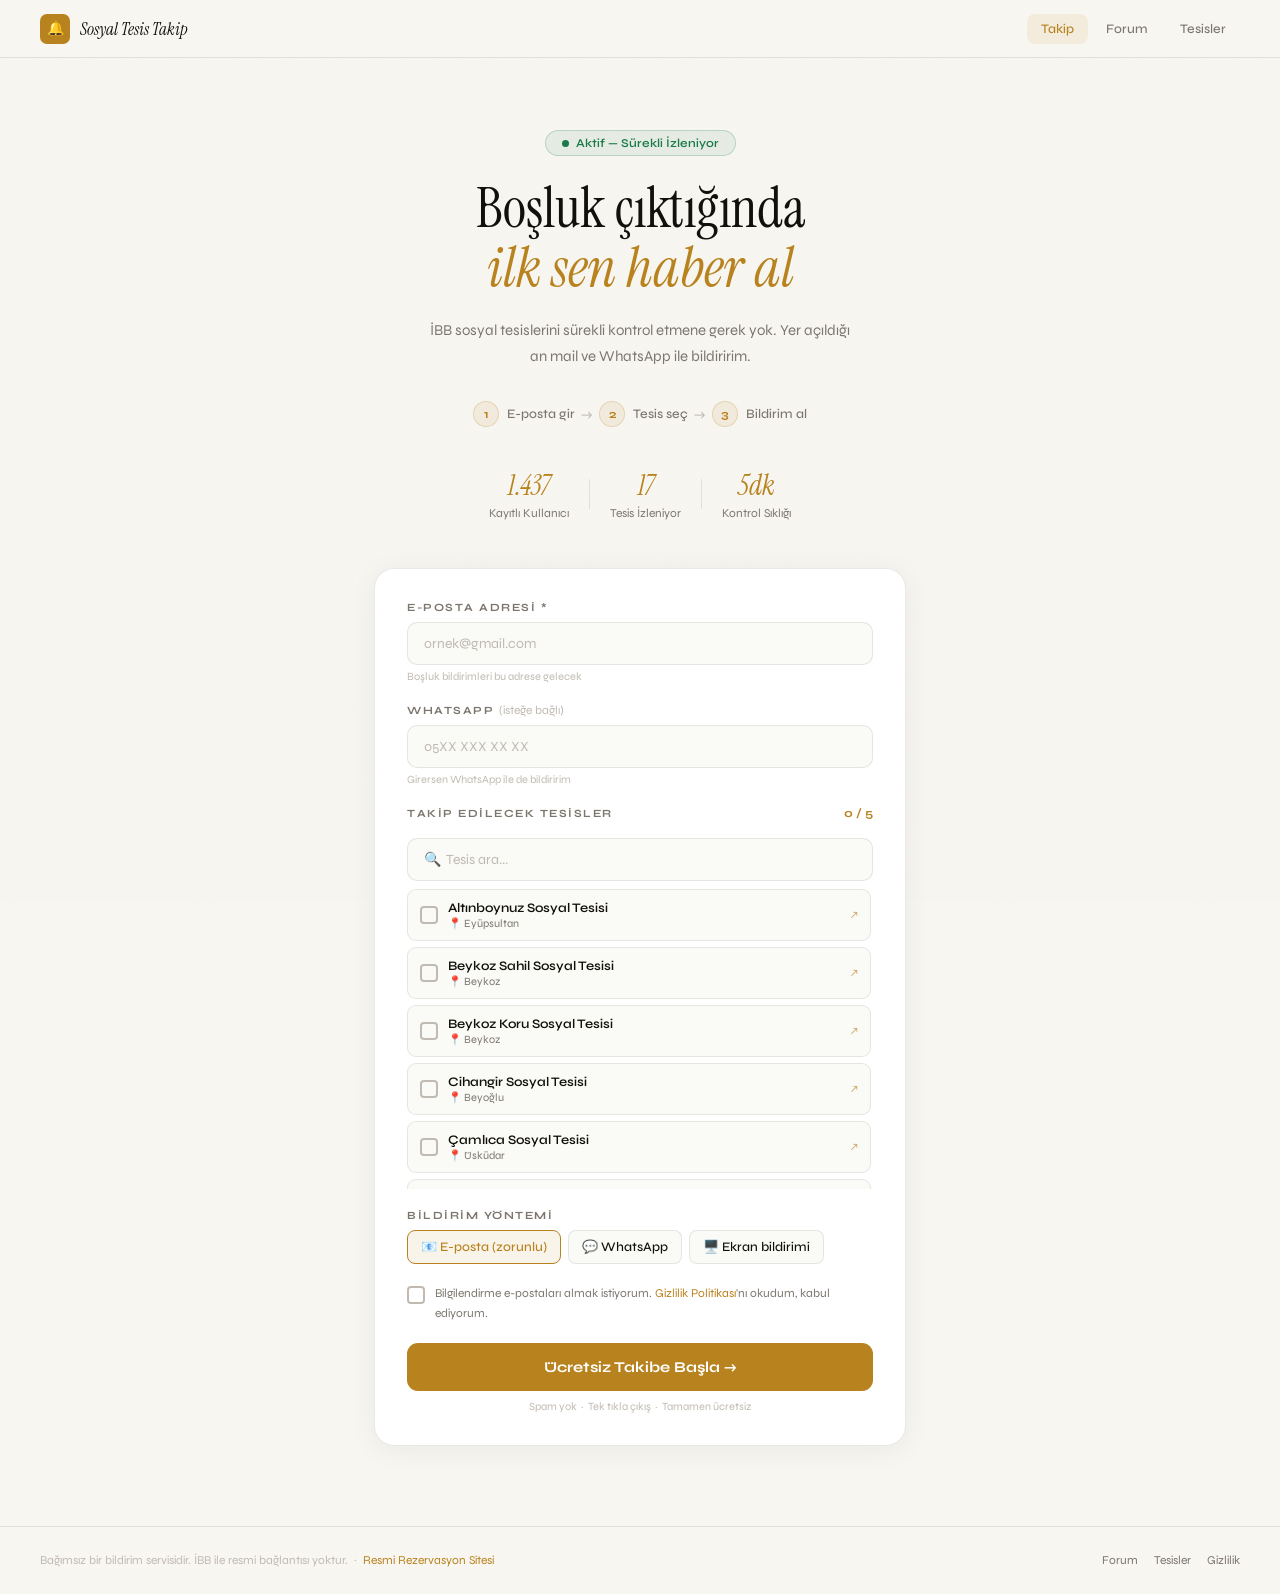
<file: public/index.html>
<!DOCTYPE html>
<html lang="tr">
<head>
<meta charset="UTF-8">
<meta name="viewport" content="width=device-width, initial-scale=1.0">
<meta name="description" content="İBB sosyal tesis rezervasyonlarında boşluk çıktığında anında mail ve WhatsApp bildirimi alın. Ücretsiz.">
<title>Sosyal Tesis Takip — Boşluk Bildirimi</title>
<link href="https://fonts.googleapis.com/css2?family=Instrument+Serif:ital@0;1&family=Syne:wght@400;500;600;700&display=swap" rel="stylesheet">
<link rel="stylesheet" href="style.css">
</head>
<body>

<nav>
  <a class="nav-logo" href="index.html">
    <div class="nav-logo-icon">🔔</div>
    <span class="nav-logo-text">Sosyal Tesis Takip</span>
  </a>
  <div class="nav-links">
    <a class="nav-link active" href="index.html">Takip</a>
    <a class="nav-link" href="forum.html">Forum</a>
    <a class="nav-link" href="tesisler.html">Tesisler</a>
  </div>
</nav>

<div class="hero">
  <div class="hero-badge"><div class="badge-dot"></div>Aktif — Sürekli İzleniyor</div>
  <h1>Boşluk çıktığında<br><em>ilk sen haber al</em></h1>
  <p>İBB sosyal tesislerini sürekli kontrol etmene gerek yok. Yer açıldığı an mail ve WhatsApp ile bildiririm.</p>
  <div class="how-steps">
    <div class="how-step"><div class="how-step-n">1</div> E-posta gir</div>
    <div class="how-arrow">→</div>
    <div class="how-step"><div class="how-step-n">2</div> Tesis seç</div>
    <div class="how-arrow">→</div>
    <div class="how-step"><div class="how-step-n">3</div> Bildirim al</div>
  </div>
  <div class="stats-row">
    <div class="stat"><div class="stat-n" id="stat-users">—</div><div class="stat-l">Kayıtlı Kullanıcı</div></div>
    <div class="stat-div"></div>
    <div class="stat"><div class="stat-n">17</div><div class="stat-l">Tesis İzleniyor</div></div>
    <div class="stat-div"></div>
    <div class="stat"><div class="stat-n">5dk</div><div class="stat-l">Kontrol Sıklığı</div></div>
  </div>
</div>

<!-- SON AÇILANLAR -->
<div id="son-acilan-wrap" class="sa-wrap">
  <div class="sa-card">
    <div class="sa-header-row">
      <span class="sa-dot"></span>
      <span class="sa-title">Son 30 Dakikada Açılanlar</span>
      <span class="sa-time" id="sa-guncelleme"></span>
    </div>
    <div id="sa-list" class="sa-list"></div>
  </div>
</div>

<div class="form-wrap">
  <div class="form-card" id="form-card">
    <div class="field">
      <label>E-posta Adresi *</label>
      <input type="email" id="f-email" placeholder="ornek@gmail.com">
      <div class="field-note">Boşluk bildirimleri bu adrese gelecek</div>
      <div class="err" id="err-email">Geçerli bir e-posta adresi girin.</div>
    </div>
    <div class="field">
      <label>WhatsApp <span class="opt-label">(isteğe bağlı)</span></label>
      <input type="tel" id="f-phone" placeholder="05XX XXX XX XX">
      <div class="field-note">Girersen WhatsApp ile de bildiririm</div>
    </div>
    <div class="field">
      <div class="field-header">
        <label style="margin:0">Takip Edilecek Tesisler</label>
        <span class="sel-badge" id="sel-count">0 / 5</span>
      </div>
      <div style="height:10px"></div>
      <input type="text" class="tesis-search" id="tesis-search" placeholder="🔍  Tesis ara...">
      <div class="tesis-list" id="tesis-list"></div>
      <div class="err" id="err-tesis">En az 1 tesis seçin.</div>
    </div>
    <div class="field">
      <label>Bildirim Yöntemi</label>
      <div class="chip-row">
        <div class="chip on locked">📧 E-posta (zorunlu)</div>
        <div class="chip" id="chip-wp" onclick="toggleChip(this)">💬 WhatsApp</div>
        <div class="chip" id="chip-popup" onclick="toggleChip(this)">🖥️ Ekran bildirimi</div>
      </div>
    </div>
    <div class="kvkk-row" id="kvkk-row" onclick="toggleKvkk()">
      <div class="kvkk-box">✓</div>
      <div class="kvkk-text">Bilgilendirme e-postaları almak istiyorum. <a href="gizlilik.html">Gizlilik Politikası</a>'nı okudum, kabul ediyorum.</div>
    </div>
    <div class="err" id="err-kvkk">Devam etmek için onay verin.</div>
    <button class="btn-main" id="btn-sub" onclick="submitForm()">Ücretsiz Takibe Başla →</button>
    <div class="btn-sub-note">Spam yok &nbsp;·&nbsp; Tek tıkla çıkış &nbsp;·&nbsp; Tamamen ücretsiz</div>
  </div>

  <div class="success-card" id="success-card">
    <div class="success-icon">✓</div>
    <h2>Takip Başladı!</h2>
    <p>Seçtiğin tesislerde boşluk çıktığında anında haber vereceğim.</p>
    <div class="detail-box" id="success-detail"></div>
    <a class="btn-outline" href="forum.html">💬 Foruma katıl — deneyimini paylaş</a>
    <br><button class="btn-reset" onclick="resetForm()">Yeni kayıt ekle</button>
  </div>
</div>

<div id="popup">
  <div class="popup-row">
    <div class="popup-icon">🎉</div>
    <div class="popup-texts">
      <div class="popup-title">Boşluk Çıktı!</div>
      <div class="popup-body" id="popup-body">Tesis adı burada görünür</div>
    </div>
    <button class="popup-close" onclick="closePopup()">✕</button>
  </div>
  <div class="popup-time" id="popup-time">Az önce · Sosyal Tesis Takip</div>
  <div class="popup-btns">
    <button class="popup-btn-main" onclick="goRezervasyon()">Hemen Rezervasyon Yap</button>
    <button class="popup-btn-sec" onclick="closePopup()">Kapat</button>
  </div>
</div>

<footer>
  <div class="footer-note">Bağımsız bir bildirim servisidir. İBB ile resmi bağlantısı yoktur. &nbsp;·&nbsp; <a href="https://tesislerrezervasyon.ibb.istanbul" target="_blank">Resmi Rezervasyon Sitesi</a></div>
  <div class="footer-links">
    <a href="forum.html">Forum</a>
    <a href="tesisler.html">Tesisler</a>
    <a href="gizlilik.html">Gizlilik</a>
  </div>
</footer>

<script src="app.js"></script>
<script>
// ── ADMİN AYARLARINI OKU VE UYGULA ──
(function applySiteSettings(){
  const s = JSON.parse(localStorage.getItem('site_settings')||'{}');

  // BAKIM MODU
  if(s.maintOn){
    document.body.innerHTML = `
      <div style="min-height:100vh;display:flex;align-items:center;justify-content:center;background:#F8F6F1;font-family:'Syne',sans-serif;text-align:center;padding:40px">
        <div>
          <div style="font-size:56px;margin-bottom:20px">🔧</div>
          <h1 style="font-family:'Instrument Serif',serif;font-size:36px;font-weight:400;margin-bottom:14px">Bakımdayız</h1>
          <p style="color:#7C766E;font-size:15px;line-height:1.7;max-width:380px;margin:0 auto">${s.maintText||'Sitemiz kısa süreliğine bakımdadır. En kısa sürede geri döneceğiz.'}</p>
        </div>
      </div>`;
    return;
  }

  // DUYURU BANDI
  if(s.bannerOn && s.bannerText){
    const banner = document.createElement('div');
    banner.style.cssText = `background:${s.bannerColor||'#B8821E'};color:white;text-align:center;padding:10px 20px;font-size:13px;font-weight:600;font-family:'Syne',sans-serif;position:sticky;top:58px;z-index:150`;
    banner.textContent = s.bannerText;
    document.querySelector('nav').after(banner);
  }

  // ÖNEMLİ NOT
  if(s.noteOn && s.noteText){
    const note = document.createElement('div');
    note.style.cssText = `background:#FEF3C7;border:1px solid #F59E0B;border-radius:12px;padding:14px 18px;margin:0 auto 24px;max-width:580px;font-family:'Syne',sans-serif`;
    note.innerHTML = `<div style="font-size:13px;font-weight:700;color:#92400E;margin-bottom:4px">⚠️ ${s.noteTitle||'Önemli Not'}</div><div style="font-size:13px;color:#78350F;line-height:1.6">${s.noteText}</div>`;
    document.querySelector('.form-wrap').prepend(note);
  }

  // HERO GÖRSELİ
  if(s.heroOn && s.heroImg){
    const hero = document.querySelector('.hero');
    hero.style.backgroundImage = `url(${s.heroImg})`;
    hero.style.backgroundSize = 'cover';
    hero.style.backgroundPosition = 'center';
    hero.style.borderRadius = '16px';
    hero.style.position = 'relative';
    const overlay = document.createElement('div');
    overlay.style.cssText = `position:absolute;inset:0;background:rgba(248,246,241,${1-(s.heroOpacity||20)/100});border-radius:16px;z-index:0`;
    hero.prepend(overlay);
    hero.style.zIndex = '1';
  }

  // TEMA RENGİ
  if(s.themeColor){
    document.documentElement.style.setProperty('--gold', s.themeColor);
  }

  // EDİTÖR VERİSİ
  const ed = s.editorData || JSON.parse(localStorage.getItem('site_editor')||'{}');
  if(Object.keys(ed).length > 0){
    const shadows = {none:'none',small:'0 2px 8px rgba(0,0,0,.06)',medium:'0 8px 32px rgba(0,0,0,.08)',large:'0 20px 60px rgba(0,0,0,.14)'};
    const style = document.createElement('style');
    const overlayAlpha = ed.heroOverlay ? Math.round((parseInt(ed.heroOverlay)/100)*255).toString(16).padStart(2,'0') : 'bf';
    const overlayColor = (ed.heroOverlayColor||'#F8F6F1') + overlayAlpha;
    style.textContent = `
      :root {
        ${ed.accent?`--gold:${ed.accent};`:''}
        ${ed.saBg?`--sa-bg:${ed.saBg};`:''}
        ${ed.saBorder?`--sa-border:${ed.saBorder};`:''}
        ${ed.saRadius?`--sa-radius:${ed.saRadius}px;`:''}
        ${ed.saTitleColor?`--sa-title-color:${ed.saTitleColor};`:''}
        ${ed.saNameColor?`--sa-item-name-color:${ed.saNameColor};`:''}
        ${ed.saDateColor?`--sa-item-date-color:${ed.saDateColor};`:''}
        ${ed.saTimeColor?`--sa-time-color:${ed.saTimeColor};`:''}
        ${ed.saDivider?`--sa-divider:${ed.saDivider};`:''}
        ${ed.saDot?`--sa-dot-color:${ed.saDot};`:''}
        ${ed.saBtnBg?`--sa-btn-bg:${ed.saBtnBg};`:''}
        ${ed.saBtnColor?`--sa-btn-color:${ed.saBtnColor};`:''}
      }
      body { ${ed.bodyFont?`font-family:${ed.bodyFont}!important;`:''}${ed.bodySize?`font-size:${ed.bodySize}px!important;`:''}${ed.bodyColor?`color:${ed.bodyColor}!important;`:''}${ed.lineHeight?`line-height:${ed.lineHeight}!important;`:''} }
      ${ed.pageBg?`body{background:${ed.pageBg}!important}`:''}
      ${ed.texture==='off'?'body::before{display:none!important}':''}
      nav { ${ed.navBg?`background:${ed.navBg}!important;`:''} }
      .nav-logo-text,.nav-link { ${ed.navColor?`color:${ed.navColor}!important;`:''} }
      .hero { ${ed.heroImgUrl?`background:url(${ed.heroImgUrl}) center/cover no-repeat !important;position:relative;`:(ed.heroBg?`background:${ed.heroBg}!important;`:'')} }
      ${ed.heroImgUrl?`.hero::after{content:'';position:absolute;inset:0;background:${overlayColor};z-index:0;border-radius:inherit}.hero>*{position:relative;z-index:1}`:''}
      .hero h1 { ${ed.h1Font?`font-family:${ed.h1Font}!important;`:''}${ed.h1Size?`font-size:${ed.h1Size}px!important;`:''}${ed.h1Color?`color:${ed.h1Color}!important;`:''} }
      .form-wrap { ${ed.maxWidth?`max-width:${ed.maxWidth}px!important;`:''} }
      .form-card { ${ed.cardBg?`background:${ed.cardBg}!important;`:''}${ed.cardBorder?`border-color:${ed.cardBorder}!important;`:''}${ed.cardRadius?`border-radius:${ed.cardRadius}px!important;`:''}${ed.cardShadow&&shadows[ed.cardShadow]?`box-shadow:${shadows[ed.cardShadow]}!important;`:''} }
      .btn-main { ${ed.btnBg?`background:${ed.btnBg}!important;`:''}${ed.btnColor?`color:${ed.btnColor}!important;`:''}${ed.btnRadius?`border-radius:${ed.btnRadius}px!important;`:''} }
      .tesis-item { ${ed.tcardBg?`background:${ed.tcardBg}!important;`:''}${ed.tcardRadius?`border-radius:${ed.tcardRadius}px!important;`:''}${ed.tcardText?`color:${ed.tcardText}!important;`:''} }
      .tesis-item.selected { ${ed.tcardSel?`background:${ed.tcardSel}22!important;border-color:${ed.tcardSel}!important;`:''} }
    `;
    document.head.appendChild(style);
    if(ed.navLogo){ const el = document.querySelector('.nav-logo-text'); if(el) el.textContent = ed.navLogo; }
    if(ed.navIcon){ const el = document.querySelector('.nav-logo-icon'); if(el) el.textContent = ed.navIcon; }
    if(ed.btnText){ const el = document.querySelector('.btn-main'); if(el) el.textContent = ed.btnText; }
    if(ed.footerText){ const el = document.querySelector('.footer-note'); if(el) el.textContent = ed.footerText; }
  }

  // METİNLER
  if(s.siteTitle) document.title = s.siteTitle + ' — Boşluk Bildirimi';
  if(s.h1){
    const h1 = document.querySelector('.hero h1');
    if(h1) h1.innerHTML = s.h1.replace('ilk sen','<em>ilk sen</em>');
  }
  if(s.desc){
    const p = document.querySelector('.hero p');
    if(p) p.textContent = s.desc;
  }
})();

// ── SON AÇILANLAR (Google Sheets) ──
// Sütunlar: A=tesis B=tarih C=url D=zaman
const SHEET_ID = '1StgUt9qTxEsvJkkUd85Skfm39TYJfISsIewEpPS5JNU';

async function loadSonAcilanlar() {
  try {
    const url = 'https://docs.google.com/spreadsheets/d/' + SHEET_ID + '/gviz/tq?tqx=out:json&sheet=Bosluklar&t=' + Date.now();
    const res = await fetch(url);
    const text = await res.text();
    const jsonStr = text.slice(text.indexOf('{'), text.lastIndexOf('}') + 1);
    const json = JSON.parse(jsonStr);
    const rows = json.table?.rows || [];

    const now = Date.now();
    const son30 = [];

    rows.forEach(row => {
      if (!row.c || !row.c[0] || !row.c[0].v) return;
      const tesis = row.c[0].v;
      const tarih = row.c[1]?.v || '';
      const url2  = row.c[2]?.v || '';
      const zaman = row.c[3]?.v || '';
      if (!zaman) return;
      const zamanMs = new Date(zaman).getTime();
      if (!isNaN(zamanMs) && (now - zamanMs) < 30 * 60 * 1000) {
        son30.push({ tesis, tarih, url: url2, zamanMs });
      }
    });

    const wrap = document.getElementById('son-acilan-wrap');
    if (son30.length === 0) { wrap.style.display = 'none'; return; }

    wrap.style.display = 'block';
    const dk0 = Math.floor((now - son30[0].zamanMs) / 60000);
    document.getElementById('sa-guncelleme').textContent = dk0 < 1 ? 'Az önce' : dk0 + ' dk önce';

    document.getElementById('sa-list').innerHTML = son30.map(function(t) {
      const dk = Math.floor((now - t.zamanMs) / 60000);
      const dkText = dk < 1 ? 'Az önce' : dk + ' dk önce';
      return '<div class="sa-item">'
        + '<div>'
        + '<div class="sa-item-name">' + t.tesis + '</div>'
        + '<div class="sa-item-date">' + t.tarih + ' tarihi açıldı</div>'
        + '</div>'
        + '<div style="display:flex;align-items:center;gap:8px">'
        + '<span class="sa-item-ago">' + dkText + '</span>'
        + '<a href="' + t.url + '" target="_blank" class="sa-item-btn">Rezervasyon →</a>'
        + '</div></div>';
    }).join('');

  } catch(e) {
    console.log('Son açılanlar:', e.message);
  }
}

loadSonAcilanlar();
setInterval(loadSonAcilanlar, 60000);
</script>
<script>initIndex();</script>
</body>
</html>
</file>
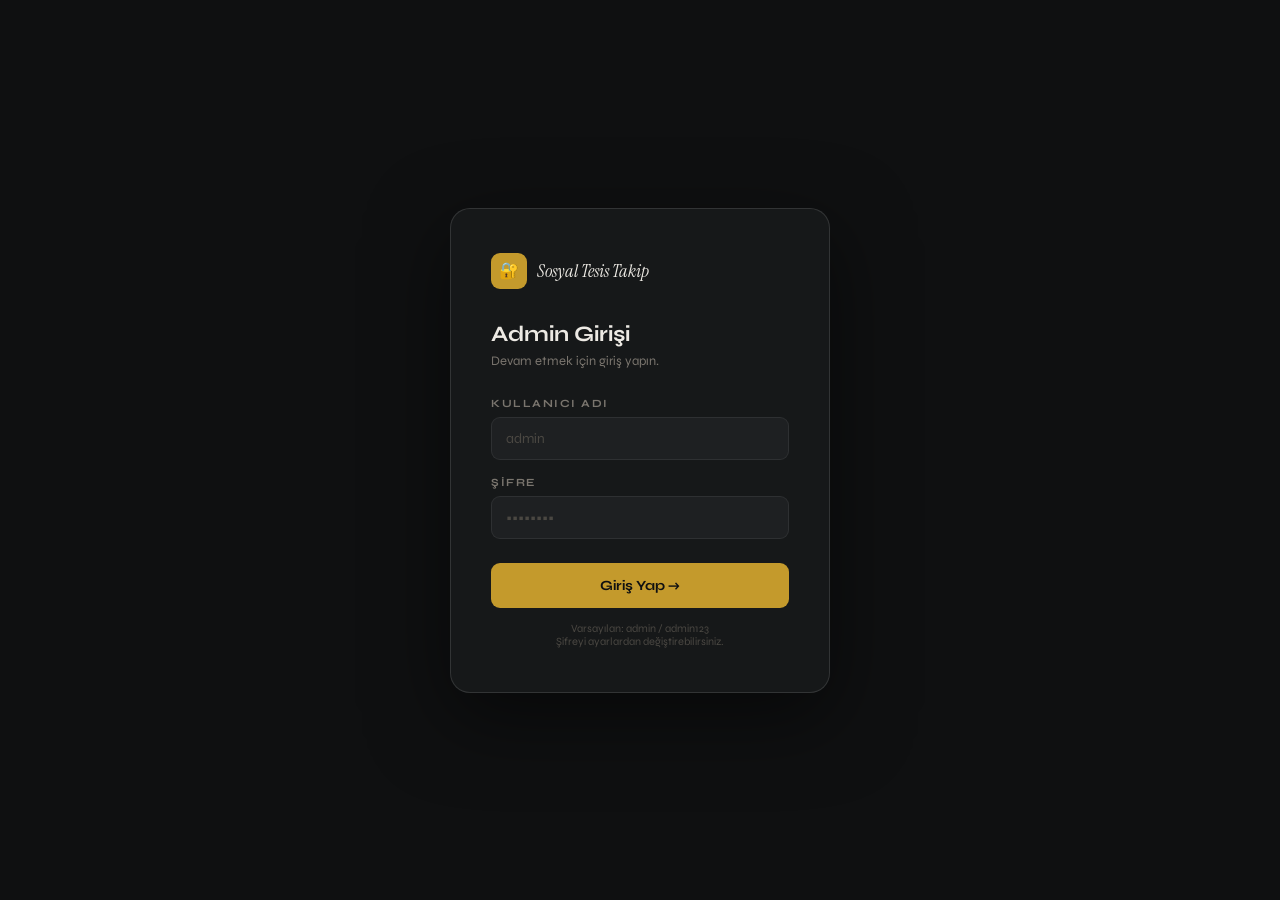
<file: public/admin.html>
<!DOCTYPE html>
<html lang="tr">
<head>
<meta charset="UTF-8">
<meta name="viewport" content="width=device-width, initial-scale=1.0">
<title>Admin Panel — Sosyal Tesis Takip</title>
<link href="https://fonts.googleapis.com/css2?family=Instrument+Serif:ital@0;1&family=Syne:wght@400;500;600;700&display=swap" rel="stylesheet">
<style>
*,*::before,*::after{box-sizing:border-box;margin:0;padding:0}
:root{
  --bg:#0F1011;
  --surface:#161819;
  --surface2:#1E2022;
  --surface3:#252729;
  --border:rgba(255,255,255,0.07);
  --border2:rgba(255,255,255,0.12);
  --gold:#C49A2C;
  --gold-dim:rgba(196,154,44,0.1);
  --gold-border:rgba(196,154,44,0.25);
  --green:#22A865;
  --green-dim:rgba(34,168,101,0.1);
  --green-border:rgba(34,168,101,0.25);
  --red:#D94F3D;
  --red-dim:rgba(217,79,61,0.1);
  --red-border:rgba(217,79,61,0.25);
  --blue:#3B82F6;
  --blue-dim:rgba(59,130,246,0.1);
  --text:#EDEAE4;
  --muted:#7A756E;
  --muted2:#4A4742;
}
body{font-family:'Syne',sans-serif;background:var(--bg);color:var(--text);min-height:100vh}

/* ── LOGIN ── */
#login-screen{
  position:fixed;inset:0;background:var(--bg);
  display:flex;align-items:center;justify-content:center;
  z-index:1000;
}
.login-card{
  background:var(--surface);border:1px solid var(--border2);
  border-radius:20px;padding:44px 40px;width:100%;max-width:380px;
  box-shadow:0 24px 80px rgba(0,0,0,.5);
}
.login-logo{display:flex;align-items:center;gap:10px;margin-bottom:32px}
.login-logo-icon{width:36px;height:36px;background:var(--gold);border-radius:9px;display:flex;align-items:center;justify-content:center;font-size:16px}
.login-logo-text{font-family:'Instrument Serif',serif;font-size:18px;font-style:italic;color:var(--text)}
.login-title{font-size:22px;font-weight:700;margin-bottom:6px}
.login-sub{font-size:13px;color:var(--muted);margin-bottom:28px}
.l-field{margin-bottom:16px}
.l-label{font-size:11px;font-weight:700;letter-spacing:1.5px;text-transform:uppercase;color:var(--muted);display:block;margin-bottom:7px}
.l-input{width:100%;background:var(--surface2);border:1.5px solid var(--border);border-radius:9px;padding:12px 14px;font-family:'Syne',sans-serif;font-size:14px;color:var(--text);outline:none;transition:border-color .2s}
.l-input:focus{border-color:var(--gold)}
.l-input::placeholder{color:var(--muted2)}
.l-err{font-size:12px;color:var(--red);margin-top:8px;display:none}
.l-err.show{display:block}
.btn-login{width:100%;background:var(--gold);color:#0F1011;border:none;border-radius:9px;padding:14px;font-family:'Syne',sans-serif;font-size:14px;font-weight:700;cursor:pointer;margin-top:8px;transition:all .2s}
.btn-login:hover{background:#E0B83C;transform:translateY(-1px)}
.login-hint{font-size:11px;color:var(--muted2);text-align:center;margin-top:14px}

/* ── LAYOUT ── */
#admin-app{display:none;min-height:100vh}
#admin-app.visible{display:flex}

/* SIDEBAR */
.sidebar{
  width:220px;flex-shrink:0;background:var(--surface);
  border-right:1px solid var(--border);
  display:flex;flex-direction:column;
  position:sticky;top:0;height:100vh;overflow-y:auto;
}
.sb-logo{display:flex;align-items:center;gap:9px;padding:22px 20px 18px;border-bottom:1px solid var(--border)}
.sb-logo-icon{width:28px;height:28px;background:var(--gold);border-radius:7px;display:flex;align-items:center;justify-content:center;font-size:13px}
.sb-logo-text{font-family:'Instrument Serif',serif;font-size:15px;font-style:italic}
.sb-nav{flex:1;padding:12px 10px}
.sb-section{font-size:10px;font-weight:700;letter-spacing:2px;text-transform:uppercase;color:var(--muted2);padding:12px 10px 6px}
.sb-item{display:flex;align-items:center;gap:10px;padding:9px 12px;border-radius:9px;cursor:pointer;font-size:13px;font-weight:500;color:var(--muted);transition:all .18s;margin-bottom:2px;user-select:none}
.sb-item:hover{background:var(--surface2);color:var(--text)}
.sb-item.active{background:var(--gold-dim);color:var(--gold);border:1px solid var(--gold-border)}
.sb-item .icon{width:18px;text-align:center;font-size:15px;flex-shrink:0}
.sb-badge{margin-left:auto;background:var(--red);color:white;border-radius:100px;padding:1px 7px;font-size:10px;font-weight:700}
.sb-footer{padding:14px 20px;border-top:1px solid var(--border)}
.sb-user{font-size:12px;color:var(--muted);margin-bottom:8px}
.sb-user strong{color:var(--text);display:block}
.btn-logout{width:100%;background:var(--surface2);border:1px solid var(--border);color:var(--muted);border-radius:7px;padding:8px;font-family:'Syne',sans-serif;font-size:12px;cursor:pointer;transition:all .2s}
.btn-logout:hover{border-color:var(--red-border);color:var(--red)}

/* MAIN */
.main-content{flex:1;overflow-y:auto;padding:32px 36px}

/* TOPBAR */
.topbar{display:flex;align-items:center;justify-content:space-between;margin-bottom:32px}
.page-title{font-family:'Instrument Serif',serif;font-size:28px;font-weight:400;font-style:italic}
.topbar-right{display:flex;align-items:center;gap:12px}
.top-time{font-size:12px;color:var(--muted)}

/* TABS */
.tab-content{display:none}
.tab-content.active{display:block}

/* STAT CARDS */
.stat-grid{display:grid;grid-template-columns:repeat(4,1fr);gap:14px;margin-bottom:28px}
.stat-card{background:var(--surface);border:1px solid var(--border);border-radius:14px;padding:20px}
.sc-label{font-size:11px;font-weight:600;letter-spacing:1.5px;text-transform:uppercase;color:var(--muted);margin-bottom:8px}
.sc-val{font-family:'Instrument Serif',serif;font-size:34px;font-style:italic;color:var(--text);line-height:1}
.sc-sub{font-size:12px;color:var(--muted);margin-top:5px}
.sc-gold .sc-val{color:var(--gold)}
.sc-green .sc-val{color:var(--green)}
.sc-red .sc-val{color:var(--red)}
.sc-blue .sc-val{color:var(--blue)}

/* TABLE */
.table-card{background:var(--surface);border:1px solid var(--border);border-radius:14px;overflow:hidden;margin-bottom:20px}
.table-header{display:flex;align-items:center;justify-content:space-between;padding:16px 20px;border-bottom:1px solid var(--border)}
.table-title{font-size:14px;font-weight:700}
.table-actions{display:flex;gap:8px}
.tbl-search{background:var(--surface2);border:1px solid var(--border);border-radius:7px;padding:7px 12px;font-family:'Syne',sans-serif;font-size:12px;color:var(--text);outline:none;width:200px;transition:border-color .2s}
.tbl-search:focus{border-color:var(--gold)}
.tbl-search::placeholder{color:var(--muted2)}
table{width:100%;border-collapse:collapse}
th{font-size:11px;font-weight:700;letter-spacing:1px;text-transform:uppercase;color:var(--muted2);padding:10px 20px;text-align:left;background:var(--surface2);border-bottom:1px solid var(--border)}
td{font-size:13px;padding:12px 20px;border-bottom:1px solid var(--border);vertical-align:middle}
tr:last-child td{border-bottom:none}
tr:hover td{background:rgba(255,255,255,.015)}
.td-email{font-weight:500}
.td-phone{color:var(--muted);font-size:12px}
.td-date{color:var(--muted);font-size:12px}
.tag{display:inline-block;border-radius:5px;padding:2px 8px;font-size:11px;font-weight:600}
.tag-green{background:var(--green-dim);color:var(--green);border:1px solid var(--green-border)}
.tag-gold{background:var(--gold-dim);color:var(--gold);border:1px solid var(--gold-border)}
.tag-red{background:var(--red-dim);color:var(--red);border:1px solid var(--red-border)}
.tag-blue{background:var(--blue-dim);color:var(--blue);border:1px solid rgba(59,130,246,.25)}
.btn-sm{font-family:'Syne',sans-serif;font-size:11px;font-weight:600;border:1px solid var(--border);background:var(--surface2);color:var(--muted);border-radius:6px;padding:5px 10px;cursor:pointer;transition:all .15s}
.btn-sm:hover{border-color:var(--red-border);color:var(--red)}
.btn-sm.approve:hover{border-color:var(--green-border);color:var(--green)}
.empty-state{text-align:center;padding:48px;color:var(--muted);font-size:14px}

/* TESIS STATUS */
.tesis-status-grid{display:grid;grid-template-columns:repeat(auto-fill,minmax(280px,1fr));gap:12px;margin-bottom:20px}
.tesis-status-card{background:var(--surface);border:1px solid var(--border);border-radius:12px;padding:16px;display:flex;align-items:center;gap:14px}
.tsc-dot{width:10px;height:10px;border-radius:50%;flex-shrink:0}
.tsc-dot.dolu{background:var(--red)}
.tsc-dot.bos{background:var(--green);box-shadow:0 0 8px var(--green)}
.tsc-dot.kontrol{background:var(--gold);animation:blink2 1s infinite}
@keyframes blink2{0%,100%{opacity:1}50%{opacity:.3}}
.tsc-info{flex:1}
.tsc-name{font-size:13px;font-weight:600}
.tsc-status{font-size:11px;margin-top:2px}
.tsc-status.dolu{color:var(--red)}
.tsc-status.bos{color:var(--green)}
.tsc-status.kontrol{color:var(--gold)}
.tsc-refresh{font-size:11px;color:var(--muted);cursor:pointer;background:none;border:none;transition:color .2s}
.tsc-refresh:hover{color:var(--gold)}

/* BILDIRIM */
.notif-form{background:var(--surface);border:1px solid var(--border);border-radius:14px;padding:24px;margin-bottom:20px}
.nf-title{font-size:15px;font-weight:700;margin-bottom:16px}
.nf-field{margin-bottom:14px}
.nf-label{font-size:11px;font-weight:700;letter-spacing:1.5px;text-transform:uppercase;color:var(--muted);display:block;margin-bottom:7px}
.nf-input,.nf-textarea,.nf-select{width:100%;background:var(--surface2);border:1.5px solid var(--border);border-radius:9px;padding:11px 14px;font-family:'Syne',sans-serif;font-size:13px;color:var(--text);outline:none;transition:border-color .2s}
.nf-input:focus,.nf-textarea:focus,.nf-select:focus{border-color:var(--gold)}
.nf-input::placeholder,.nf-textarea::placeholder{color:var(--muted2)}
.nf-textarea{resize:vertical;min-height:100px}
.nf-select option{background:var(--surface2)}
.btn-send{background:var(--gold);color:#0F1011;border:none;border-radius:9px;padding:12px 24px;font-family:'Syne',sans-serif;font-size:13px;font-weight:700;cursor:pointer;transition:all .2s}
.btn-send:hover{background:#E0B83C;transform:translateY(-1px)}
.send-success{display:none;font-size:13px;color:var(--green);margin-top:10px}
.send-success.show{display:block}

/* AYARLAR */
.settings-grid{display:grid;grid-template-columns:1fr 1fr;gap:16px;margin-bottom:20px}
.settings-card{background:var(--surface);border:1px solid var(--border);border-radius:14px;padding:24px}
.sc-header{font-size:14px;font-weight:700;margin-bottom:4px}
.sc-desc{font-size:12px;color:var(--muted);margin-bottom:18px;line-height:1.6}
.toggle-row{display:flex;align-items:center;justify-content:space-between;padding:10px 0;border-bottom:1px solid var(--border)}
.toggle-row:last-child{border-bottom:none}
.toggle-label{font-size:13px;font-weight:500}
.toggle-desc{font-size:11px;color:var(--muted);margin-top:2px}
.toggle{position:relative;width:42px;height:24px;flex-shrink:0}
.toggle input{opacity:0;width:0;height:0}
.toggle-slider{position:absolute;inset:0;background:var(--surface3);border-radius:100px;cursor:pointer;transition:.3s}
.toggle-slider::before{content:'';position:absolute;width:18px;height:18px;left:3px;top:3px;background:var(--muted);border-radius:50%;transition:.3s}
.toggle input:checked + .toggle-slider{background:var(--green-dim);border:1px solid var(--green-border)}
.toggle input:checked + .toggle-slider::before{transform:translateX(18px);background:var(--green)}
.color-row{display:flex;gap:8px;margin-top:8px;flex-wrap:wrap}
.color-swatch{width:32px;height:32px;border-radius:8px;cursor:pointer;border:2px solid transparent;transition:all .15s}
.color-swatch.active{border-color:white;transform:scale(1.1)}
.anim-preview{background:var(--surface2);border-radius:10px;padding:16px;text-align:center;font-size:13px;color:var(--muted);margin-top:10px}
.save-settings{background:var(--gold);color:#0F1011;border:none;border-radius:9px;padding:11px 22px;font-family:'Syne',sans-serif;font-size:13px;font-weight:700;cursor:pointer;transition:all .2s;margin-top:16px}
.save-settings:hover{background:#E0B83C}
.full-card{grid-column:1/-1}

/* FORUM MOD */
.forum-post-card{background:var(--surface);border:1px solid var(--border);border-radius:12px;padding:18px;margin-bottom:10px}
.fp-top{display:flex;align-items:flex-start;justify-content:space-between;gap:12px;margin-bottom:10px}
.fp-meta{display:flex;align-items:center;gap:10px;flex:1}
.fp-avatar{width:32px;height:32px;background:var(--gold-dim);border:1px solid var(--gold-border);border-radius:50%;display:flex;align-items:center;justify-content:center;font-size:13px;font-weight:700;color:var(--gold);flex-shrink:0}
.fp-name{font-size:13px;font-weight:600}
.fp-time{font-size:11px;color:var(--muted2)}
.fp-msg{font-size:13px;line-height:1.7;color:var(--text);margin-bottom:12px}
.fp-actions{display:flex;gap:8px}

/* TOAST */
#toast{position:fixed;bottom:28px;left:50%;transform:translateX(-50%) translateY(10px);background:var(--surface);border:1px solid var(--border2);border-radius:10px;padding:12px 20px;font-size:13px;font-weight:500;color:var(--text);box-shadow:0 8px 32px rgba(0,0,0,.4);z-index:9999;opacity:0;transition:all .3s;pointer-events:none}
#toast.show{opacity:1;transform:translateX(-50%) translateY(0)}
#toast.green{border-color:var(--green-border);color:var(--green)}
#toast.red{border-color:var(--red-border);color:var(--red)}

/* EDITOR */
.editor-layout{display:grid;grid-template-columns:340px 1fr;gap:0;height:calc(100vh - 120px);margin:-32px -36px;overflow:hidden}
.editor-panel{background:var(--surface);border-right:1px solid var(--border);overflow-y:auto;display:flex;flex-direction:column}
.editor-panel::-webkit-scrollbar{width:4px}
.editor-panel::-webkit-scrollbar-thumb{background:var(--muted2);border-radius:4px}
.editor-tabs{display:flex;border-bottom:1px solid var(--border);flex-shrink:0}
.etab{flex:1;padding:11px 6px;font-size:11px;font-weight:700;letter-spacing:.5px;text-align:center;cursor:pointer;color:var(--muted);border-bottom:2px solid transparent;transition:all .2s}
.etab:hover{color:var(--text)}
.etab.active{color:var(--gold);border-bottom-color:var(--gold)}
.editor-sections{padding:16px;flex:1}
.esec{margin-bottom:20px}
.esec-title{font-size:11px;font-weight:700;letter-spacing:1.5px;text-transform:uppercase;color:var(--muted2);margin-bottom:10px;padding-bottom:6px;border-bottom:1px solid var(--border)}
.erow{display:flex;align-items:center;justify-content:space-between;padding:8px 0;gap:10px}
.erow-label{font-size:12px;font-weight:500;color:var(--text);flex:1}
.erow-desc{font-size:11px;color:var(--muted2);margin-top:1px}
.e-input{background:var(--surface2);border:1px solid var(--border);border-radius:7px;padding:7px 10px;font-family:'Syne',sans-serif;font-size:12px;color:var(--text);outline:none;width:130px;transition:border-color .2s}
.e-input:focus{border-color:var(--gold)}
.e-color{width:36px;height:30px;border-radius:6px;border:2px solid var(--border);cursor:pointer;background:none;padding:2px}
.e-select{background:var(--surface2);border:1px solid var(--border);border-radius:7px;padding:6px 8px;font-family:'Syne',sans-serif;font-size:12px;color:var(--text);outline:none;width:130px}
.e-range{width:120px;accent-color:var(--gold)}
.e-textarea{background:var(--surface2);border:1px solid var(--border);border-radius:7px;padding:8px 10px;font-family:'Syne',sans-serif;font-size:12px;color:var(--text);outline:none;width:100%;resize:none;margin-top:6px;transition:border-color .2s}
.e-textarea:focus{border-color:var(--gold)}
.editor-save-bar{display:flex;align-items:center;gap:10px;padding:14px 16px;border-top:1px solid var(--border);background:var(--surface);flex-shrink:0}
.btn-editor-save{background:var(--gold);color:#0F1011;border:none;border-radius:8px;padding:10px 20px;font-family:'Syne',sans-serif;font-size:13px;font-weight:700;cursor:pointer;transition:all .2s;flex:1}
.btn-editor-save:hover{background:#E0B83C}
.btn-editor-reset{background:transparent;border:1px solid var(--border);color:var(--muted);border-radius:8px;padding:10px 14px;font-family:'Syne',sans-serif;font-size:12px;cursor:pointer;transition:all .2s}
.btn-editor-reset:hover{border-color:var(--red-border);color:var(--red)}
.preview-panel{display:flex;flex-direction:column;background:#E5E7EB}
.preview-topbar{display:flex;align-items:center;gap:10px;padding:10px 16px;background:var(--surface2);border-bottom:1px solid var(--border);flex-shrink:0}
.preview-title{font-size:12px;font-weight:600;color:var(--muted);flex:1}
.preview-device-btns{display:flex;gap:6px}
.pdev-btn{background:var(--surface);border:1px solid var(--border);border-radius:6px;padding:5px 10px;font-size:11px;font-weight:600;color:var(--muted);cursor:pointer;transition:all .2s}
.pdev-btn.active{background:var(--gold-dim);border-color:var(--gold-border);color:var(--gold)}
.preview-frame-wrap{flex:1;display:flex;align-items:flex-start;justify-content:center;padding:20px;overflow:auto}
.preview-frame-wrap.mobile{align-items:flex-start}
#preview-iframe{border:none;border-radius:12px;box-shadow:0 8px 40px rgba(0,0,0,.2);background:white;transition:all .4s;width:100%;height:100%}
#preview-iframe.mobile{width:390px;height:844px;flex-shrink:0}
.etab-content{display:none}
.etab-content.active{display:block}

@media(max-width:768px){
  .sidebar{display:none}
  .main-content{padding:20px}
  .stat-grid{grid-template-columns:1fr 1fr}
  .settings-grid{grid-template-columns:1fr}
  .editor-layout{grid-template-columns:1fr;height:auto}
  .preview-panel{display:none}
}
</style>
</head>
<body>

<!-- ── LOGIN ── -->
<div id="login-screen">
  <div class="login-card">
    <div class="login-logo">
      <div class="login-logo-icon">🔐</div>
      <span class="login-logo-text">Sosyal Tesis Takip</span>
    </div>
    <div class="login-title">Admin Girişi</div>
    <div class="login-sub">Devam etmek için giriş yapın.</div>
    <div class="l-field">
      <label class="l-label">Kullanıcı Adı</label>
      <input class="l-input" type="text" id="l-user" placeholder="admin" autocomplete="off">
    </div>
    <div class="l-field">
      <label class="l-label">Şifre</label>
      <input class="l-input" type="password" id="l-pass" placeholder="••••••••" onkeydown="if(event.key==='Enter')doLogin()">
    </div>
    <div class="l-err" id="l-err">Kullanıcı adı veya şifre hatalı.</div>
    <button class="btn-login" onclick="doLogin()">Giriş Yap →</button>
    <div class="login-hint">Varsayılan: admin / admin123<br>Şifreyi ayarlardan değiştirebilirsiniz.</div>
  </div>
</div>

<!-- ── ADMIN APP ── -->
<div id="admin-app">

  <!-- SIDEBAR -->
  <aside class="sidebar">
    <div class="sb-logo">
      <div class="sb-logo-icon">🔔</div>
      <span class="sb-logo-text">Admin Panel</span>
    </div>
    <nav class="sb-nav">
      <div class="sb-section">Genel</div>
      <div class="sb-item active" onclick="switchTab('dashboard',this)">
        <span class="icon">📊</span> Özet
      </div>
      <div class="sb-item" onclick="switchTab('users',this)">
        <span class="icon">👥</span> Kullanıcılar
      </div>
      <div class="sb-section">İçerik</div>
      <div class="sb-item" onclick="switchTab('forum',this)">
        <span class="icon">💬</span> Forum
        <span class="sb-badge" id="forum-badge">3</span>
      </div>
      <div class="sb-item" onclick="switchTab('tesisler',this)">
        <span class="icon">🏛️</span> Tesis Durumu
      </div>
      <div class="sb-section">Araçlar</div>
      <div class="sb-item" onclick="switchTab('bildirim',this)">
        <span class="icon">📧</span> Bildirim Gönder
      </div>
      <div class="sb-item" onclick="switchTab('ayarlar',this)">
        <span class="icon">⚙️</span> Site Ayarları
      </div>
      <div class="sb-item" onclick="switchTab('editor',this)">
        <span class="icon">🎨</span> Site Editörü
      </div>
    </nav>
    <div class="sb-footer">
      <div class="sb-user"><span style="font-size:11px;color:var(--muted2)">Giriş yapıldı</span><strong id="sb-username">admin</strong></div>
      <button class="btn-logout" onclick="doLogout()">Çıkış Yap</button>
    </div>
  </aside>

  <!-- MAIN -->
  <div class="main-content">
    <div class="topbar">
      <div class="page-title" id="page-title">Özet</div>
      <div class="topbar-right">
        <div class="top-time" id="top-time"></div>
        <a href="index.html" target="_blank" style="font-size:12px;color:var(--muted);text-decoration:none;background:var(--surface);border:1px solid var(--border);border-radius:7px;padding:6px 12px;transition:all .2s" onmouseover="this.style.color='var(--gold)'" onmouseout="this.style.color='var(--muted)'">Siteyi Gör ↗</a>
      </div>
    </div>

    <!-- DASHBOARD -->
    <div class="tab-content active" id="tab-dashboard">
      <div class="stat-grid">
        <div class="stat-card sc-gold">
          <div class="sc-label">Toplam Kullanıcı</div>
          <div class="sc-val" id="stat-total">0</div>
          <div class="sc-sub">kayıtlı abona</div>
        </div>
        <div class="stat-card sc-green">
          <div class="sc-label">Bu Hafta</div>
          <div class="sc-val" id="stat-week">0</div>
          <div class="sc-sub">yeni kayıt</div>
        </div>
        <div class="stat-card sc-blue">
          <div class="sc-label">Forum Gönderisi</div>
          <div class="sc-val" id="stat-posts">0</div>
          <div class="sc-sub">toplam gönderi</div>
        </div>
        <div class="stat-card sc-red">
          <div class="sc-label">Bekleyen Moderasyon</div>
          <div class="sc-val" id="stat-pending">0</div>
          <div class="sc-sub">gönderi bekliyor</div>
        </div>
      </div>

      <div class="table-card">
        <div class="table-header">
          <div class="table-title">Son Kayıtlar</div>
        </div>
        <table>
          <thead><tr>
            <th>E-posta</th><th>Tesisler</th><th>Bildirim</th><th>Tarih</th>
          </tr></thead>
          <tbody id="dash-recent"></tbody>
        </table>
      </div>
    </div>

    <!-- USERS -->
    <div class="tab-content" id="tab-users">
      <div class="table-card">
        <div class="table-header">
          <div class="table-title">Kayıtlı Kullanıcılar</div>
          <div class="table-actions">
            <input class="tbl-search" placeholder="E-posta ara..." oninput="filterUsers(this.value)">
            <button class="btn-sm approve" onclick="exportCSV()">📥 CSV İndir</button>
          </div>
        </div>
        <table>
          <thead><tr>
            <th>E-posta</th><th>WhatsApp</th><th>Takip</th><th>Bildirim</th><th>Tarih</th><th></th>
          </tr></thead>
          <tbody id="users-table"></tbody>
        </table>
      </div>
    </div>

    <!-- FORUM -->
    <div class="tab-content" id="tab-forum">
      <div style="display:flex;align-items:center;justify-content:space-between;margin-bottom:16px">
        <div style="font-size:14px;font-weight:600">Forum Gönderileri</div>
        <div style="display:flex;gap:8px">
          <select id="forum-filter" onchange="renderForumMod()" style="background:var(--surface2);border:1px solid var(--border);border-radius:7px;padding:7px 12px;font-family:'Syne',sans-serif;font-size:12px;color:var(--text);outline:none">
            <option value="hepsi">Tümü</option>
            <option value="bekliyor">Bekleyenler</option>
            <option value="onaylandi">Onaylananlar</option>
          </select>
        </div>
      </div>
      <div id="forum-mod-list"></div>
    </div>

    <!-- TESİSLER -->
    <div class="tab-content" id="tab-tesisler">
      <div style="display:flex;align-items:center;justify-content:space-between;margin-bottom:16px">
        <div style="font-size:14px;font-weight:600">Tesis Durumları</div>
        <button class="btn-sm approve" onclick="refreshAllStatus()">🔄 Tümünü Yenile</button>
      </div>
      <div class="tesis-status-grid" id="tesis-status-grid"></div>
    </div>

    <!-- BİLDİRİM -->
    <div class="tab-content" id="tab-bildirim">
      <div class="notif-form">
        <div class="nf-title">Manuel Bildirim Gönder</div>
        <div class="nf-field">
          <label class="nf-label">Alıcılar</label>
          <select class="nf-select" id="notif-to">
            <option value="all">Tüm kullanıcılar</option>
            <option value="tesis">Belirli tesis takipçileri</option>
            <option value="single">Tek kullanıcı (e-posta)</option>
          </select>
        </div>
        <div class="nf-field" id="notif-tesis-field" style="display:none">
          <label class="nf-label">Tesis Seç</label>
          <select class="nf-select" id="notif-tesis-sel">
            <option value="">Tesis seçin...</option>
          </select>
        </div>
        <div class="nf-field" id="notif-email-field" style="display:none">
          <label class="nf-label">E-posta Adresi</label>
          <input class="nf-input" type="email" id="notif-email-val" placeholder="kullanici@gmail.com">
        </div>
        <div class="nf-field">
          <label class="nf-label">Konu</label>
          <input class="nf-input" id="notif-subject" placeholder="🎉 Boşluk Çıktı! — Tesis Adı" value="🎉 Boşluk Çıktı!">
        </div>
        <div class="nf-field">
          <label class="nf-label">Mesaj</label>
          <textarea class="nf-textarea" id="notif-msg" placeholder="Kullanıcılara gönderilecek mesaj...">Takip ettiğiniz tesiste boşluk çıktı! Hemen rezervasyon yapın.

Rezervasyon için: https://tesislerrezervasyon.ibb.istanbul</textarea>
        </div>
        <div style="display:flex;align-items:center;gap:14px">
          <button class="btn-send" onclick="sendNotification()">📧 Bildirimi Gönder</button>
          <div class="send-success" id="send-success">✓ Bildirim gönderildi!</div>
        </div>
      </div>

      <div class="table-card">
        <div class="table-header"><div class="table-title">Gönderim Geçmişi</div></div>
        <table>
          <thead><tr><th>Tarih</th><th>Alıcılar</th><th>Konu</th><th>Durum</th></tr></thead>
          <tbody id="notif-history"></tbody>
        </table>
      </div>
    </div>

    <!-- AYARLAR -->
    <div class="tab-content" id="tab-ayarlar">

      <!-- CANLI ÖNİZLEME BANNER -->
      <div style="background:var(--gold-dim);border:1px solid var(--gold-border);border-radius:12px;padding:14px 18px;margin-bottom:24px;display:flex;align-items:center;gap:12px">
        <span style="font-size:20px">✏️</span>
        <div>
          <div style="font-size:13px;font-weight:700;color:var(--gold)">Site Düzenleyici</div>
          <div style="font-size:12px;color:var(--muted);margin-top:2px">Burada yaptığın değişiklikler kaydedilince ana sayfaya <strong style="color:var(--text)">anında yansır</strong>. Kod bilmene gerek yok.</div>
        </div>
        <a href="index.html" target="_blank" style="margin-left:auto;font-size:12px;color:var(--gold);text-decoration:none;background:var(--surface);border:1px solid var(--gold-border);border-radius:7px;padding:7px 14px;white-space:nowrap;flex-shrink:0">Siteyi Gör ↗</a>
      </div>

      <div class="settings-grid">

        <!-- DUYURU BANDI -->
        <div class="settings-card full-card">
          <div style="display:flex;align-items:center;justify-content:space-between;margin-bottom:4px">
            <div class="sc-header">📢 Duyuru Bandı</div>
            <label class="toggle" style="margin:0"><input type="checkbox" id="t-banner" onchange="livePreview()"><span class="toggle-slider"></span></label>
          </div>
          <div class="sc-desc">Ana sayfanın en üstünde görünen renkli şerit. Açıp kapatabilirsin.</div>
          <div style="display:grid;grid-template-columns:1fr 1fr;gap:12px">
            <div class="nf-field" style="margin:0">
              <label class="nf-label">Duyuru Metni</label>
              <input class="nf-input" id="s-banner-text" placeholder="🌙 Hayırlı Ramazanlar! Tüm tesisler aktif izleniyor." oninput="livePreview()">
            </div>
            <div class="nf-field" style="margin:0">
              <label class="nf-label">Bant Rengi</label>
              <div style="display:flex;gap:8px;margin-top:2px">
                <div class="color-swatch active" style="background:#B8821E;width:28px;height:28px" data-group="banner" data-color="#B8821E" onclick="selectGroupColor(this,'banner')"></div>
                <div class="color-swatch" style="background:#1A7A4A;width:28px;height:28px" data-group="banner" data-color="#1A7A4A" onclick="selectGroupColor(this,'banner')"></div>
                <div class="color-swatch" style="background:#D94F3D;width:28px;height:28px" data-group="banner" data-color="#D94F3D" onclick="selectGroupColor(this,'banner')"></div>
                <div class="color-swatch" style="background:#2563EB;width:28px;height:28px" data-group="banner" data-color="#2563EB" onclick="selectGroupColor(this,'banner')"></div>
                <div class="color-swatch" style="background:#374151;width:28px;height:28px" data-group="banner" data-color="#374151" onclick="selectGroupColor(this,'banner')"></div>
              </div>
            </div>
          </div>
          <!-- CANLI ÖNİZLEME -->
          <div id="banner-preview" style="display:none;margin-top:14px;border-radius:8px;padding:10px 16px;text-align:center;font-size:13px;font-weight:600;color:white;background:#B8821E;transition:background .3s">
            🌙 Önizleme burada görünür
          </div>
          <button class="save-settings" style="margin-top:16px" onclick="saveSection('banner')">💾 Kaydet & Yayınla</button>
        </div>

        <!-- ÖNEMLİ NOT KUTUSU -->
        <div class="settings-card">
          <div style="display:flex;align-items:center;justify-content:space-between;margin-bottom:4px">
            <div class="sc-header">⚠️ Önemli Not Kutusu</div>
            <label class="toggle" style="margin:0"><input type="checkbox" id="t-note"><span class="toggle-slider"></span></label>
          </div>
          <div class="sc-desc">Sarı uyarı kutusu. Geçici duyurular için kullan (bakım, gecikme vb.)</div>
          <div class="nf-field">
            <label class="nf-label">Not Başlığı</label>
            <input class="nf-input" id="s-note-title" placeholder="Sistem Bildirimi">
          </div>
          <div class="nf-field">
            <label class="nf-label">Not Metni</label>
            <textarea class="nf-textarea" id="s-note-text" rows="3" placeholder="Bildirimler geçici olarak yavaşlayabilir. En kısa sürede normale döneceğiz." style="min-height:80px"></textarea>
          </div>
          <button class="save-settings" onclick="saveSection('note')">💾 Kaydet & Yayınla</button>
        </div>

        <!-- HERO GÖRSELİ -->
        <div class="settings-card">
          <div style="display:flex;align-items:center;justify-content:space-between;margin-bottom:4px">
            <div class="sc-header">🖼️ Kapak Görseli</div>
            <label class="toggle" style="margin:0"><input type="checkbox" id="t-hero-img"><span class="toggle-slider"></span></label>
          </div>
          <div class="sc-desc">Hero alanına arka plan görseli ekle. Görselin URL'sini gir.</div>
          <div class="nf-field">
            <label class="nf-label">Görsel URL</label>
            <input class="nf-input" id="s-hero-img" placeholder="https://... (unsplash.com vb.)" oninput="previewHeroImg()">
          </div>
          <div id="hero-img-preview" style="display:none;margin-top:10px;border-radius:10px;overflow:hidden;height:120px;background-size:cover;background-position:center;border:1px solid var(--border)"></div>
          <div class="nf-field" style="margin-top:12px">
            <label class="nf-label">Görsel Opaklığı</label>
            <input type="range" id="s-hero-opacity" min="0" max="100" value="20" style="width:100%;accent-color:var(--gold)" oninput="document.getElementById('opacity-val').textContent=this.value+'%'">
            <div style="font-size:12px;color:var(--muted);margin-top:4px">Opaklık: <span id="opacity-val">20%</span></div>
          </div>
          <button class="save-settings" onclick="saveSection('heroimg')">💾 Kaydet & Yayınla</button>
        </div>

        <!-- BAKIM MODU -->
        <div class="settings-card">
          <div style="display:flex;align-items:center;justify-content:space-between;margin-bottom:4px">
            <div class="sc-header">🔧 Bakım Modu</div>
            <label class="toggle" style="margin:0"><input type="checkbox" id="t-maintenance" onchange="maintenanceWarning(this)"><span class="toggle-slider"></span></label>
          </div>
          <div class="sc-desc">Açılınca ziyaretçiler siteye giremez, sadece "Bakımdayız" sayfası görür.</div>
          <div class="nf-field">
            <label class="nf-label">Bakım Mesajı</label>
            <textarea class="nf-textarea" id="s-maint-text" rows="3" style="min-height:80px">Sitemiz kısa süreliğine bakımdadır. En kısa sürede geri döneceğiz. 🔧</textarea>
          </div>
          <div style="background:var(--red-dim);border:1px solid var(--red-border);border-radius:8px;padding:10px 14px;font-size:12px;color:var(--red);margin-top:8px" id="maint-warning" style="display:none">
            ⚠️ Bakım modu açıkken tüm ziyaretçiler siteye erişemez!
          </div>
          <button class="save-settings" onclick="saveSection('maintenance')">💾 Kaydet & Uygula</button>
        </div>

        <!-- SİTE BİLGİLERİ -->
        <div class="settings-card">
          <div class="sc-header">📝 Site Metinleri</div>
          <div class="sc-desc">Ana sayfadaki başlık ve açıklama metinleri</div>
          <div class="nf-field">
            <label class="nf-label">Site Başlığı</label>
            <input class="nf-input" id="s-title" value="Sosyal Tesis Takip">
          </div>
          <div class="nf-field">
            <label class="nf-label">Ana Başlık (H1)</label>
            <input class="nf-input" id="s-h1" value="Boşluk çıktığında ilk sen haber al">
          </div>
          <div class="nf-field">
            <label class="nf-label">Alt Açıklama</label>
            <textarea class="nf-textarea" id="s-desc" rows="2" style="min-height:70px">İBB sosyal tesislerini sürekli kontrol etmene gerek yok. Yer açıldığı an mail ve WhatsApp ile bildiririm.</textarea>
          </div>
          <button class="save-settings" onclick="saveSection('texts')">💾 Kaydet & Yayınla</button>
        </div>

        <!-- GÖRÜNÜM -->
        <div class="settings-card">
          <div class="sc-header">🎨 Renk & Görünüm</div>
          <div class="sc-desc">Site genelinde kullanılan vurgu rengi</div>
          <label class="nf-label">Vurgu Rengi</label>
          <div class="color-row">
            <div class="color-swatch active" style="background:#B8821E" data-group="theme" data-color="#B8821E" onclick="selectGroupColor(this,'theme')"></div>
            <div class="color-swatch" style="background:#1A7A4A" data-group="theme" data-color="#1A7A4A" onclick="selectGroupColor(this,'theme')"></div>
            <div class="color-swatch" style="background:#2563EB" data-group="theme" data-color="#2563EB" onclick="selectGroupColor(this,'theme')"></div>
            <div class="color-swatch" style="background:#9333EA" data-group="theme" data-color="#9333EA" onclick="selectGroupColor(this,'theme')"></div>
            <div class="color-swatch" style="background:#D94F3D" data-group="theme" data-color="#D94F3D" onclick="selectGroupColor(this,'theme')"></div>
            <div class="color-swatch" style="background:#0891B2" data-group="theme" data-color="#0891B2" onclick="selectGroupColor(this,'theme')"></div>
          </div>
          <div style="height:14px"></div>
          <label class="nf-label">Max Tesis Seçimi</label>
          <select class="nf-select" id="s-maxtesis">
            <option value="3">3 tesis</option>
            <option value="5" selected>5 tesis</option>
            <option value="10">10 tesis</option>
          </select>
          <button class="save-settings" style="margin-top:16px" onclick="saveSection('theme')">💾 Kaydet & Yayınla</button>
        </div>

        <!-- ADMİN ŞİFRE -->
        <div class="settings-card">
          <div class="sc-header">🔐 Admin Şifresi</div>
          <div class="sc-desc">Giriş bilgilerini buradan değiştir</div>
          <div class="nf-field">
            <label class="nf-label">Kullanıcı Adı</label>
            <input class="nf-input" id="s-adminuser" value="admin">
          </div>
          <div class="nf-field">
            <label class="nf-label">Yeni Şifre</label>
            <input class="nf-input" type="password" id="s-adminpass" placeholder="Yeni şifre">
          </div>
          <div class="nf-field">
            <label class="nf-label">Şifre Tekrar</label>
            <input class="nf-input" type="password" id="s-adminpass2" placeholder="Tekrar gir">
          </div>
          <button class="save-settings" onclick="saveSection('admin')">💾 Şifreyi Güncelle</button>
        </div>

        <!-- BİLDİRİM AYARLARI -->
        <div class="settings-card">
          <div class="sc-header">🔔 Bildirim Ayarları</div>
          <div class="sc-desc">Hangi kanallardan bildirim gönderilsin</div>
          <div class="toggle-row">
            <div><div class="toggle-label">Mail Bildirimleri</div><div class="toggle-desc">Boşluk çıkınca mail gönder</div></div>
            <label class="toggle"><input type="checkbox" id="t-mail" checked><span class="toggle-slider"></span></label>
          </div>
          <div class="toggle-row">
            <div><div class="toggle-label">WhatsApp</div><div class="toggle-desc">Twilio üzerinden gönder</div></div>
            <label class="toggle"><input type="checkbox" id="t-wp"><span class="toggle-slider"></span></label>
          </div>
          <div class="toggle-row">
            <div><div class="toggle-label">Ekran Pop-up</div><div class="toggle-desc">Tarayıcıda popup göster</div></div>
            <label class="toggle"><input type="checkbox" id="t-popup" checked><span class="toggle-slider"></span></label>
          </div>
          <div class="toggle-row">
            <div><div class="toggle-label">Forum Moderasyonu</div><div class="toggle-desc">Gönderileri önce onayla</div></div>
            <label class="toggle"><input type="checkbox" id="t-mod"><span class="toggle-slider"></span></label>
          </div>
          <button class="save-settings" onclick="saveSection('notif')">💾 Kaydet</button>
        </div>

      </div>
    </div>

    <!-- SİTE EDİTÖRÜ -->
    <div class="tab-content" id="tab-editor">
      <div class="editor-layout">

        <!-- SOL: KONTROL PANELİ -->
        <div class="editor-panel">
          <div class="editor-tabs">
            <div class="etab active" onclick="switchEtab('typography',this)">Yazı</div>
            <div class="etab" onclick="switchEtab('colors',this)">Renkler</div>
            <div class="etab" onclick="switchEtab('buttons',this)">Butonlar</div>
            <div class="etab" onclick="switchEtab('acilan',this)">Açılanlar</div>
            <div class="etab" onclick="switchEtab('bg',this)">Arka Plan</div>
            <div class="etab" onclick="switchEtab('layout',this)">Düzen</div>
          </div>

          <div class="editor-sections">

            <!-- YAZI -->
            <div class="etab-content active" id="etab-typography">
              <div class="esec">
                <div class="esec-title">Ana Başlık (H1)</div>
                <div class="erow">
                  <div><div class="erow-label">Font Ailesi</div></div>
                  <select class="e-select" id="e-h1-font" onchange="liveEdit()">
                    <option value="'Instrument Serif',serif">Instrument Serif</option>
                    <option value="'Syne',sans-serif">Syne</option>
                    <option value="Georgia,serif">Georgia</option>
                    <option value="'Times New Roman',serif">Times New Roman</option>
                    <option value="Arial,sans-serif">Arial</option>
                  </select>
                </div>
                <div class="erow">
                  <div><div class="erow-label">Boyut</div><div class="erow-desc"><span id="e-h1-size-val">48</span>px</div></div>
                  <input type="range" class="e-range" id="e-h1-size" min="28" max="72" value="48" oninput="document.getElementById('e-h1-size-val').textContent=this.value;liveEdit()">
                </div>
                <div class="erow">
                  <div><div class="erow-label">Renk</div></div>
                  <input type="color" class="e-color" id="e-h1-color" value="#1A1714" oninput="liveEdit()">
                </div>
              </div>

              <div class="esec">
                <div class="esec-title">Gövde Metni</div>
                <div class="erow">
                  <div><div class="erow-label">Font Ailesi</div></div>
                  <select class="e-select" id="e-body-font" onchange="liveEdit()">
                    <option value="'Syne',sans-serif">Syne</option>
                    <option value="Arial,sans-serif">Arial</option>
                    <option value="'Helvetica Neue',sans-serif">Helvetica</option>
                    <option value="Georgia,serif">Georgia</option>
                  </select>
                </div>
                <div class="erow">
                  <div><div class="erow-label">Boyut</div><div class="erow-desc"><span id="e-body-size-val">15</span>px</div></div>
                  <input type="range" class="e-range" id="e-body-size" min="12" max="20" value="15" oninput="document.getElementById('e-body-size-val').textContent=this.value;liveEdit()">
                </div>
                <div class="erow">
                  <div><div class="erow-label">Renk</div></div>
                  <input type="color" class="e-color" id="e-body-color" value="#5C5750" oninput="liveEdit()">
                </div>
                <div class="erow">
                  <div><div class="erow-label">Satır Aralığı</div><div class="erow-desc"><span id="e-lh-val">1.7</span></div></div>
                  <input type="range" class="e-range" id="e-line-height" min="12" max="22" value="17" oninput="document.getElementById('e-lh-val').textContent=(this.value/10).toFixed(1);liveEdit()">
                </div>
              </div>

              <div class="esec">
                <div class="esec-title">Nav Bar</div>
                <div class="erow">
                  <div><div class="erow-label">Arka Plan</div></div>
                  <input type="color" class="e-color" id="e-nav-bg" value="#F8F6F1" oninput="liveEdit()">
                </div>
                <div class="erow">
                  <div><div class="erow-label">Metin Rengi</div></div>
                  <input type="color" class="e-color" id="e-nav-color" value="#1A1714" oninput="liveEdit()">
                </div>
                <div class="erow">
                  <div><div class="erow-label">Logo Metni</div></div>
                  <input type="text" class="e-input" id="e-nav-logo" value="Sosyal Tesis Takip" oninput="liveEdit()">
                </div>
                <div class="erow">
                  <div><div class="erow-label">Logo İkon</div></div>
                  <input type="text" class="e-input" id="e-nav-icon" value="🔔" oninput="liveEdit()" style="width:60px;text-align:center;font-size:18px">
                </div>
              </div>

              <div class="esec">
                <div class="esec-title">Footer</div>
                <textarea class="e-textarea" id="e-footer-text" rows="3" placeholder="Footer metni..." oninput="liveEdit()">© 2026 Sosyal Tesis Takip · İBB sosyal tesis rezervasyon bildirimi</textarea>
              </div>
            </div>

            <!-- RENKLER -->
            <div class="etab-content" id="etab-colors">
              <div class="esec">
                <div class="esec-title">Site Renk Paleti</div>
                <div class="erow">
                  <div><div class="erow-label">Vurgu Rengi</div><div class="erow-desc">Buton, link, badge</div></div>
                  <input type="color" class="e-color" id="e-accent" value="#B8821E" oninput="liveEdit()">
                </div>
                <div class="erow">
                  <div><div class="erow-label">Sayfa Arka Planı</div></div>
                  <input type="color" class="e-color" id="e-page-bg" value="#F8F6F1" oninput="liveEdit()">
                </div>
                <div class="erow">
                  <div><div class="erow-label">Kart Arka Planı</div></div>
                  <input type="color" class="e-color" id="e-card-bg" value="#FFFFFF" oninput="liveEdit()">
                </div>
                <div class="erow">
                  <div><div class="erow-label">Kart Kenarlık</div></div>
                  <input type="color" class="e-color" id="e-card-border" value="#EAE7E2" oninput="liveEdit()">
                </div>
                <div class="erow">
                  <div><div class="erow-label">Hero Arka Plan</div></div>
                  <input type="color" class="e-color" id="e-hero-bg" value="#F8F6F1" oninput="liveEdit()">
                </div>
              </div>

              <div class="esec">
                <div class="esec-title">Tesis Kartları</div>
                <div class="erow">
                  <div><div class="erow-label">Kart Arka Plan</div></div>
                  <input type="color" class="e-color" id="e-tcard-bg" value="#FFFFFF" oninput="liveEdit()">
                </div>
                <div class="erow">
                  <div><div class="erow-label">Seçili Kart</div></div>
                  <input type="color" class="e-color" id="e-tcard-sel" value="#B8821E" oninput="liveEdit()">
                </div>
                <div class="erow">
                  <div><div class="erow-label">Tesis Adı Rengi</div></div>
                  <input type="color" class="e-color" id="e-tcard-text" value="#1A1714" oninput="liveEdit()">
                </div>
                <div class="erow">
                  <div><div class="erow-label">Köşe Yarıçapı</div><div class="erow-desc"><span id="e-tcard-radius-val">10</span>px</div></div>
                  <input type="range" class="e-range" id="e-tcard-radius" min="0" max="24" value="10" oninput="document.getElementById('e-tcard-radius-val').textContent=this.value;liveEdit()">
                </div>
              </div>
            </div>

            <!-- BUTONLAR -->
            <div class="etab-content" id="etab-buttons">
              <div class="esec">
                <div class="esec-title">Ana Buton (Kayıt ol)</div>
                <div class="erow">
                  <div><div class="erow-label">Arka Plan</div></div>
                  <input type="color" class="e-color" id="e-btn-bg" value="#1A1714" oninput="liveEdit()">
                </div>
                <div class="erow">
                  <div><div class="erow-label">Metin Rengi</div></div>
                  <input type="color" class="e-color" id="e-btn-color" value="#FFFFFF" oninput="liveEdit()">
                </div>
                <div class="erow">
                  <div><div class="erow-label">Köşe Yarıçapı</div><div class="erow-desc"><span id="e-btn-radius-val">12</span>px</div></div>
                  <input type="range" class="e-range" id="e-btn-radius" min="0" max="32" value="12" oninput="document.getElementById('e-btn-radius-val').textContent=this.value;liveEdit()">
                </div>
                <div class="erow">
                  <div><div class="erow-label">Boyut</div></div>
                  <select class="e-select" id="e-btn-size" onchange="liveEdit()">
                    <option value="small">Küçük</option>
                    <option value="medium" selected>Orta</option>
                    <option value="large">Büyük</option>
                  </select>
                </div>
                <div class="erow">
                  <div><div class="erow-label">Buton Metni</div></div>
                  <input type="text" class="e-input" id="e-btn-text" value="Ücretsiz Takibe Başla →" oninput="liveEdit()">
                </div>
              </div>

              <div class="esec">
                <div class="esec-title">Buton Önizleme</div>
                <div id="btn-preview" style="padding:10px 0">
                  <button id="btn-prev-el" style="background:#1A1714;color:white;border:none;border-radius:12px;padding:14px 28px;font-family:'Syne',sans-serif;font-size:14px;font-weight:700;cursor:pointer;width:100%">Ücretsiz Takibe Başla →</button>
                </div>
              </div>
            </div>

            <!-- DÜZEN -->
            <div class="etab-content" id="etab-layout">
              <div class="esec">
                <div class="esec-title">Sayfa Genişliği</div>
                <div class="erow">
                  <div><div class="erow-label">Max Genişlik</div><div class="erow-desc"><span id="e-maxw-val">580</span>px</div></div>
                  <input type="range" class="e-range" id="e-maxwidth" min="480" max="800" value="580" oninput="document.getElementById('e-maxw-val').textContent=this.value;liveEdit()">
                </div>
              </div>
              <div class="esec">
                <div class="esec-title">Form Kartı</div>
                <div class="erow">
                  <div><div class="erow-label">Gölge</div></div>
                  <select class="e-select" id="e-card-shadow" onchange="liveEdit()">
                    <option value="none">Yok</option>
                    <option value="small">Hafif</option>
                    <option value="medium" selected>Orta</option>
                    <option value="large">Belirgin</option>
                  </select>
                </div>
                <div class="erow">
                  <div><div class="erow-label">Köşe Yarıçapı</div><div class="erow-desc"><span id="e-card-radius-val">20</span>px</div></div>
                  <input type="range" class="e-range" id="e-card-radius-range" min="0" max="32" value="20" oninput="document.getElementById('e-card-radius-val').textContent=this.value;liveEdit()">
                </div>
              </div>
              <div class="esec">
                <div class="esec-title">Hızlı Temalar</div>
                <div style="display:grid;grid-template-columns:1fr 1fr;gap:8px;margin-top:4px">
                  <button onclick="applyTheme('default')" style="background:var(--surface2);border:1px solid var(--border);border-radius:8px;padding:10px;cursor:pointer;color:var(--text);font-size:11px;font-weight:600;font-family:'Syne',sans-serif">☀️ Varsayılan</button>
                  <button onclick="applyTheme('dark')" style="background:#1A1A2E;border:1px solid #333;border-radius:8px;padding:10px;cursor:pointer;color:white;font-size:11px;font-weight:600;font-family:'Syne',sans-serif">🌙 Koyu</button>
                  <button onclick="applyTheme('green')" style="background:#F0FDF4;border:1px solid #BBF7D0;border-radius:8px;padding:10px;cursor:pointer;color:#14532D;font-size:11px;font-weight:600;font-family:'Syne',sans-serif">🌿 Yeşil</button>
                  <button onclick="applyTheme('elegant')" style="background:#1C1917;border:1px solid #44403C;border-radius:8px;padding:10px;cursor:pointer;color:#E7E5E4;font-size:11px;font-weight:600;font-family:'Syne',sans-serif">✨ Elegant</button>
                </div>
              </div>
            </div>


            <!-- SON AÇILANLAR BÖLÜMÜ -->
            <div class="etab-content" id="etab-acilan">
              <div class="esec">
                <div class="esec-title">Kart Renkleri</div>
                <div class="erow">
                  <div><div class="erow-label">Kart Arka Planı</div></div>
                  <input type="color" class="e-color" id="e-sa-bg" value="#F0FDF4" oninput="liveEdit()">
                </div>
                <div class="erow">
                  <div><div class="erow-label">Kart Kenarlık</div></div>
                  <input type="color" class="e-color" id="e-sa-border" value="#BBF7D0" oninput="liveEdit()">
                </div>
                <div class="erow">
                  <div><div class="erow-label">Köşe Yarıçapı</div><div class="erow-desc"><span id="e-sa-radius-val">14</span>px</div></div>
                  <input type="range" class="e-range" id="e-sa-radius" min="0" max="28" value="14" oninput="document.getElementById('e-sa-radius-val').textContent=this.value;liveEdit()">
                </div>
              </div>
              <div class="esec">
                <div class="esec-title">Yazı Renkleri</div>
                <div class="erow">
                  <div><div class="erow-label">Başlık ("Son 30 Dk...")</div></div>
                  <input type="color" class="e-color" id="e-sa-title-color" value="#15803D" oninput="liveEdit()">
                </div>
                <div class="erow">
                  <div><div class="erow-label">Tesis Adı</div></div>
                  <input type="color" class="e-color" id="e-sa-name-color" value="#14532D" oninput="liveEdit()">
                </div>
                <div class="erow">
                  <div><div class="erow-label">Tarih Metni</div></div>
                  <input type="color" class="e-color" id="e-sa-date-color" value="#16A34A" oninput="liveEdit()">
                </div>
                <div class="erow">
                  <div><div class="erow-label">Zaman Rengi</div></div>
                  <input type="color" class="e-color" id="e-sa-time-color" value="#86EFAC" oninput="liveEdit()">
                </div>
                <div class="erow">
                  <div><div class="erow-label">Ayraç Rengi</div></div>
                  <input type="color" class="e-color" id="e-sa-divider" value="#BBF7D0" oninput="liveEdit()">
                </div>
                <div class="erow">
                  <div><div class="erow-label">Yeşil Nokta</div></div>
                  <input type="color" class="e-color" id="e-sa-dot" value="#22C55E" oninput="liveEdit()">
                </div>
              </div>
              <div class="esec">
                <div class="esec-title">Rezervasyon Butonu</div>
                <div class="erow">
                  <div><div class="erow-label">Buton Arka Plan</div></div>
                  <input type="color" class="e-color" id="e-sa-btn-bg" value="#22C55E" oninput="liveEdit()">
                </div>
                <div class="erow">
                  <div><div class="erow-label">Buton Metin</div></div>
                  <input type="color" class="e-color" id="e-sa-btn-color" value="#ffffff" oninput="liveEdit()">
                </div>
              </div>
            </div>

            <!-- ARKA PLAN -->
            <div class="etab-content" id="etab-bg">
              <div class="esec">
                <div class="esec-title">Hero Arka Plan Görseli</div>
                <div class="erow" style="flex-direction:column;align-items:flex-start;gap:6px">
                  <div class="erow-label">Görsel URL</div>
                  <input type="text" class="e-input" id="e-hero-img-url" placeholder="https://images.unsplash.com/..." style="width:100%" oninput="liveEdit()">
                </div>
                <div class="erow">
                  <div><div class="erow-label">Şeffaflık (overlay)</div><div class="erow-desc"><span id="e-hero-overlay-val">75</span>%</div></div>
                  <input type="range" class="e-range" id="e-hero-overlay" min="0" max="100" value="75" oninput="document.getElementById('e-hero-overlay-val').textContent=this.value;liveEdit()">
                </div>
                <div class="erow">
                  <div><div class="erow-label">Overlay Rengi</div></div>
                  <input type="color" class="e-color" id="e-hero-overlay-color" value="#F8F6F1" oninput="liveEdit()">
                </div>
                <div style="margin-top:8px;font-size:11px;color:var(--muted)">💡 Unsplash önerisi: <a href="https://unsplash.com/s/photos/istanbul" target="_blank" style="color:var(--gold)">unsplash.com/s/photos/istanbul</a> → sağ tık → görsel adresi kopyala</div>
              </div>
              <div class="esec">
                <div class="esec-title">Sayfa Genel Arka Planı</div>
                <div class="erow">
                  <div><div class="erow-label">Arka Plan Rengi</div></div>
                  <input type="color" class="e-color" id="e-page-bg2" value="#F8F6F1" oninput="liveEdit()">
                </div>
                <div class="erow">
                  <div><div class="erow-label">Doku Efekti</div></div>
                  <select class="e-select" id="e-texture" onchange="liveEdit()">
                    <option value="on" selected>Açık (ince tane)</option>
                    <option value="off">Kapalı (düz)</option>
                  </select>
                </div>
              </div>
            </div>

          </div><!-- /editor-sections -->

          <div class="editor-save-bar">
            <button class="btn-editor-reset" onclick="resetEditor()">↺ Sıfırla</button>
            <button class="btn-editor-save" onclick="saveEditor()">💾 Kaydet & Yayınla</button>
          </div>
        </div><!-- /editor-panel -->

        <!-- SAĞ: ÖNİZLEME -->
        <div class="preview-panel">
          <div class="preview-topbar">
            <div class="preview-title">🖥️ Canlı Önizleme</div>
            <div class="preview-device-btns">
              <div class="pdev-btn active" onclick="setDevice('desktop',this)">🖥 Masaüstü</div>
              <div class="pdev-btn" onclick="setDevice('mobile',this)">📱 Mobil</div>
            </div>
            <a href="index.html" target="_blank" style="font-size:11px;color:var(--muted);text-decoration:none;background:var(--surface);border:1px solid var(--border);border-radius:6px;padding:5px 10px;margin-left:6px">↗ Tam Ekran</a>
          </div>
          <div class="preview-frame-wrap" id="preview-frame-wrap">
            <iframe id="preview-iframe" src="index.html"></iframe>
          </div>
        </div>

      </div>
    </div>

  </div><!-- /main-content -->
</div><!-- /admin-app -->

<div id="toast"></div>

<script>
// ── AUTH ──
const CREDS_KEY = 'admin_creds';
function getCreds(){ return JSON.parse(localStorage.getItem(CREDS_KEY)||'{"user":"admin","pass":"admin123"}'); }

function doLogin(){
  const u = document.getElementById('l-user').value.trim();
  const p = document.getElementById('l-pass').value;
  const c = getCreds();
  if(u===c.user && p===c.pass){
    document.getElementById('login-screen').style.display='none';
    document.getElementById('admin-app').classList.add('visible');
    document.getElementById('sb-username').textContent = u;
    initApp();
  } else {
    document.getElementById('l-err').classList.add('show');
    document.getElementById('l-pass').value='';
  }
}

function doLogout(){
  document.getElementById('admin-app').classList.remove('visible');
  document.getElementById('login-screen').style.display='flex';
  document.getElementById('l-pass').value='';
  document.getElementById('l-err').classList.remove('show');
}

// ── TABS ──
const TAB_TITLES = {dashboard:'Özet',users:'Kullanıcılar',forum:'Forum Moderasyonu',tesisler:'Tesis Durumları',bildirim:'Bildirim Gönder',ayarlar:'Site Ayarları',editor:'🎨 Site Editörü'};
function switchTab(id, el){
  document.querySelectorAll('.tab-content').forEach(t=>t.classList.remove('active'));
  document.querySelectorAll('.sb-item').forEach(i=>i.classList.remove('active'));
  document.getElementById('tab-'+id).classList.add('active');
  el.classList.add('active');
  document.getElementById('page-title').textContent = TAB_TITLES[id];
  if(id==='users') renderUsers();
  if(id==='forum') renderForumMod();
  if(id==='tesisler') renderTesisStatus();
  if(id==='bildirim') renderNotifHistory();
  if(id==='editor'){ loadEditorValues(); refreshPreview(); }
}

// ── EDİTÖR SEKMELERİ ──
function switchEtab(id, el){
  document.querySelectorAll('.etab').forEach(t=>t.classList.remove('active'));
  document.querySelectorAll('.etab-content').forEach(c=>c.classList.remove('active'));
  el.classList.add('active');
  document.getElementById('etab-'+id).classList.add('active');
}

// ── CİHAZ ──
function setDevice(type, el){
  document.querySelectorAll('.pdev-btn').forEach(b=>b.classList.remove('active'));
  el.classList.add('active');
  const iframe = document.getElementById('preview-iframe');
  const wrap = document.getElementById('preview-frame-wrap');
  if(type==='mobile'){
    iframe.classList.add('mobile');
    wrap.classList.add('mobile');
  } else {
    iframe.classList.remove('mobile');
    wrap.classList.remove('mobile');
  }
}

// ── EDİTÖR STORAGE ──
const EDITOR_KEY = 'site_editor';
function getEditorData(){ return JSON.parse(localStorage.getItem(EDITOR_KEY)||'{}'); }

function loadEditorValues(){
  const d = getEditorData();
  const set = (id, val) => { const el = document.getElementById(id); if(el && val!==undefined) el.value = val; };
  set('e-h1-font', d.h1Font);
  set('e-h1-size', d.h1Size); if(d.h1Size) document.getElementById('e-h1-size-val').textContent = d.h1Size;
  set('e-h1-color', d.h1Color);
  set('e-body-font', d.bodyFont);
  set('e-body-size', d.bodySize); if(d.bodySize) document.getElementById('e-body-size-val').textContent = d.bodySize;
  set('e-body-color', d.bodyColor);
  set('e-line-height', d.lineHeight ? d.lineHeight*10 : 17); if(d.lineHeight) document.getElementById('e-lh-val').textContent = d.lineHeight.toFixed(1);
  set('e-nav-bg', d.navBg);
  set('e-nav-color', d.navColor);
  set('e-nav-logo', d.navLogo);
  set('e-nav-icon', d.navIcon);
  set('e-footer-text', d.footerText);
  set('e-accent', d.accent);
  set('e-page-bg', d.pageBg);
  set('e-card-bg', d.cardBg);
  set('e-card-border', d.cardBorder);
  set('e-hero-bg', d.heroBg);
  set('e-tcard-bg', d.tcardBg);
  set('e-tcard-sel', d.tcardSel);
  set('e-tcard-text', d.tcardText);
  set('e-tcard-radius', d.tcardRadius); if(d.tcardRadius) document.getElementById('e-tcard-radius-val').textContent = d.tcardRadius;
  set('e-btn-bg', d.btnBg);
  set('e-btn-color', d.btnColor);
  set('e-btn-radius', d.btnRadius); if(d.btnRadius) document.getElementById('e-btn-radius-val').textContent = d.btnRadius;
  set('e-btn-size', d.btnSize);
  set('e-btn-text', d.btnText);
  set('e-maxwidth', d.maxWidth); if(d.maxWidth) document.getElementById('e-maxw-val').textContent = d.maxWidth;
  set('e-card-shadow', d.cardShadow);
  set('e-card-radius-range', d.cardRadius); if(d.cardRadius) document.getElementById('e-card-radius-val').textContent = d.cardRadius;
  updateBtnPreview();
}

function collectEditorData(){
  const g = id => { const el = document.getElementById(id); return el ? el.value : undefined; };
  return {
    h1Font: g('e-h1-font'), h1Size: g('e-h1-size'), h1Color: g('e-h1-color'),
    bodyFont: g('e-body-font'), bodySize: g('e-body-size'), bodyColor: g('e-body-color'),
    lineHeight: parseFloat(g('e-line-height')||'17')/10,
    navBg: g('e-nav-bg'), navColor: g('e-nav-color'), navLogo: g('e-nav-logo'), navIcon: g('e-nav-icon'),
    footerText: g('e-footer-text'),
    accent: g('e-accent'), pageBg: g('e-page-bg2')||g('e-page-bg'), cardBg: g('e-card-bg'),
    cardBorder: g('e-card-border'), heroBg: g('e-hero-bg'),
    tcardBg: g('e-tcard-bg'), tcardSel: g('e-tcard-sel'), tcardText: g('e-tcard-text'), tcardRadius: g('e-tcard-radius'),
    btnBg: g('e-btn-bg'), btnColor: g('e-btn-color'), btnRadius: g('e-btn-radius'),
    btnSize: g('e-btn-size'), btnText: g('e-btn-text'),
    maxWidth: g('e-maxwidth'), cardShadow: g('e-card-shadow'), cardRadius: g('e-card-radius-range'),
    // Son açılanlar
    saBg: g('e-sa-bg'), saBorder: g('e-sa-border'), saRadius: g('e-sa-radius'),
    saTitleColor: g('e-sa-title-color'), saNameColor: g('e-sa-name-color'),
    saDateColor: g('e-sa-date-color'), saTimeColor: g('e-sa-time-color'),
    saDivider: g('e-sa-divider'), saDot: g('e-sa-dot'),
    saBtnBg: g('e-sa-btn-bg'), saBtnColor: g('e-sa-btn-color'),
    // Arka plan
    heroImgUrl: g('e-hero-img-url'), heroOverlay: g('e-hero-overlay'),
    heroOverlayColor: g('e-hero-overlay-color'), texture: g('e-texture')
  };
}

let previewDebounce;
function liveEdit(){
  updateBtnPreview();
  clearTimeout(previewDebounce);
  previewDebounce = setTimeout(refreshPreview, 600);
}

function updateBtnPreview(){
  const btn = document.getElementById('btn-prev-el');
  if(!btn) return;
  const bg = document.getElementById('e-btn-bg')?.value || '#1A1714';
  const color = document.getElementById('e-btn-color')?.value || '#ffffff';
  const radius = document.getElementById('e-btn-radius')?.value || '12';
  const text = document.getElementById('e-btn-text')?.value || 'Ücretsiz Takibe Başla →';
  const size = document.getElementById('e-btn-size')?.value || 'medium';
  const pad = size==='small'?'10px 20px':size==='large'?'18px 36px':'14px 28px';
  const fs = size==='small'?'12px':size==='large'?'16px':'14px';
  btn.style.cssText = `background:${bg};color:${color};border:none;border-radius:${radius}px;padding:${pad};font-family:'Syne',sans-serif;font-size:${fs};font-weight:700;cursor:pointer;width:100%;transition:all .2s`;
  btn.textContent = text;
}

function refreshPreview(){
  const d = collectEditorData();
  const shadows = {none:'none',small:'0 2px 8px rgba(0,0,0,.06)',medium:'0 8px 32px rgba(0,0,0,.08)',large:'0 20px 60px rgba(0,0,0,.14)'};
  const overlay = d.heroOverlayColor||'#F8F6F1';
  const overlayAlpha = Math.round(((parseInt(d.heroOverlay||75))/100)*255).toString(16).padStart(2,'0');
  const heroBg = d.heroImgUrl
    ? `url(${d.heroImgUrl}) center/cover no-repeat`
    : (d.pageBg||'#F8F6F1');

  const css = `
    :root {
      --gold: ${d.accent||'#B8821E'};
      --sa-bg: ${d.saBg||'#F0FDF4'};
      --sa-border: ${d.saBorder||'#BBF7D0'};
      --sa-radius: ${d.saRadius||14}px;
      --sa-title-color: ${d.saTitleColor||'#15803D'};
      --sa-item-name-color: ${d.saNameColor||'#14532D'};
      --sa-item-date-color: ${d.saDateColor||'#16A34A'};
      --sa-time-color: ${d.saTimeColor||'#86EFAC'};
      --sa-divider: ${d.saDivider||'#BBF7D0'};
      --sa-dot-color: ${d.saDot||'#22C55E'};
      --sa-btn-bg: ${d.saBtnBg||'#22C55E'};
      --sa-btn-color: ${d.saBtnColor||'#ffffff'};
    }
    body { background: ${d.pageBg||'#F8F6F1'} !important; font-family: ${d.bodyFont||"'Syne',sans-serif"} !important; font-size: ${d.bodySize||15}px !important; color: ${d.bodyColor||'#5C5750'} !important; line-height: ${d.lineHeight||1.7} !important; }
    ${d.texture==='off' ? 'body::before{display:none!important}' : ''}
    nav { background: ${d.navBg||'rgba(248,246,241,0.92)'} !important; }
    .nav-logo-text, .nav-link { color: ${d.navColor||'#1A1714'} !important; }
    .hero { background: ${heroBg} !important; position:relative; }
    ${d.heroImgUrl ? `.hero::after{content:'';position:absolute;inset:0;background:${overlay}${overlayAlpha};z-index:0;border-radius:inherit} .hero>*{position:relative;z-index:1}` : ''}
    .hero h1 { font-family: ${d.h1Font||"'Instrument Serif',serif"} !important; font-size: ${d.h1Size||48}px !important; color: ${d.h1Color||'#1A1714'} !important; }
    .form-wrap { max-width: ${d.maxWidth||580}px !important; }
    .form-card { background: ${d.cardBg||'#fff'} !important; border-color: ${d.cardBorder||'#EAE7E2'} !important; border-radius: ${d.cardRadius||20}px !important; box-shadow: ${shadows[d.cardShadow||'medium']} !important; }
    .btn-main { background: ${d.btnBg||'#1A1714'} !important; color: ${d.btnColor||'#fff'} !important; border-radius: ${d.btnRadius||12}px !important; }
    .tesis-item { background: ${d.tcardBg||'#fafaf7'} !important; border-radius: ${d.tcardRadius||9}px !important; color: ${d.tcardText||'#1A1714'} !important; }
    .tesis-item.selected { background: ${d.tcardSel||'#B8821E'}22 !important; border-color: ${d.tcardSel||'#B8821E'} !important; }
    .sa-card { background: ${d.saBg||'#F0FDF4'} !important; border-color: ${d.saBorder||'#BBF7D0'} !important; border-radius: ${d.saRadius||14}px !important; }
    .sa-title { color: ${d.saTitleColor||'#15803D'} !important; }
    .sa-item-name { color: ${d.saNameColor||'#14532D'} !important; }
    .sa-item-date { color: ${d.saDateColor||'#16A34A'} !important; }
    .sa-item-ago, .sa-time { color: ${d.saTimeColor||'#86EFAC'} !important; }
    .sa-item { border-color: ${d.saDivider||'#BBF7D0'} !important; }
    .sa-dot { background: ${d.saDot||'#22C55E'} !important; }
    .sa-item-btn { background: ${d.saBtnBg||'#22C55E'} !important; color: ${d.saBtnColor||'white'} !important; }
  `;
  const iframe = document.getElementById('preview-iframe');
  try {
    const iDoc = iframe.contentDocument || iframe.contentWindow.document;
    let styleEl = iDoc.getElementById('admin-editor-css');
    if(!styleEl){ styleEl = iDoc.createElement('style'); styleEl.id = 'admin-editor-css'; iDoc.head.appendChild(styleEl); }
    styleEl.textContent = css;
    if(d.navLogo){ const el = iDoc.querySelector('.nav-logo-text'); if(el) el.textContent = d.navLogo; }
    if(d.navIcon){ const el = iDoc.querySelector('.nav-logo-icon'); if(el) el.textContent = d.navIcon; }
    if(d.btnText){ const el = iDoc.querySelector('.btn-main'); if(el) el.textContent = d.btnText; }
    if(d.footerText){ const el = iDoc.querySelector('.footer-note'); if(el) el.textContent = d.footerText; }
  } catch(e) { console.log('Preview inject:', e); }
}

function saveEditor(){
  const d = collectEditorData();
  localStorage.setItem(EDITOR_KEY, JSON.stringify(d));
  // site_settings'e de yaz ki index.html okusun
  const s = getSiteSettings();
  s.editorData = d;
  localStorage.setItem(SITE_SETTINGS_KEY, JSON.stringify(s));
  toast('Tasarım kaydedildi & yayınlandı ✓','green');
}

function resetEditor(){
  if(!confirm('Tüm tasarım değişiklikleri sıfırlansın mı?')) return;
  localStorage.removeItem(EDITOR_KEY);
  loadEditorValues();
  refreshPreview();
  toast('Varsayılan tasarıma döndü','green');
}

function applyTheme(name){
  const themes = {
    default: { pageBg:'#F8F6F1', cardBg:'#FFFFFF', accent:'#B8821E', btnBg:'#1A1714', btnColor:'#FFFFFF', navBg:'#F8F6F1', heroBg:'#F8F6F1', h1Color:'#1A1714', bodyColor:'#5C5750' },
    dark:    { pageBg:'#0F1011', cardBg:'#161819', accent:'#C49A2C', btnBg:'#C49A2C', btnColor:'#0F1011', navBg:'#0F1011', heroBg:'#0F1011', h1Color:'#EDEAE4', bodyColor:'#7A756E' },
    green:   { pageBg:'#F0FDF4', cardBg:'#FFFFFF', accent:'#16A34A', btnBg:'#16A34A', btnColor:'#FFFFFF', navBg:'#F0FDF4', heroBg:'#F0FDF4', h1Color:'#14532D', bodyColor:'#15803D' },
    elegant: { pageBg:'#1C1917', cardBg:'#292524', accent:'#D4AF70', btnBg:'#D4AF70', btnColor:'#1C1917', navBg:'#1C1917', heroBg:'#1C1917', h1Color:'#E7E5E4', bodyColor:'#A8A29E' }
  };
  const t = themes[name]; if(!t) return;
  Object.entries(t).forEach(([k,v])=>{
    const map = {pageBg:'e-page-bg',cardBg:'e-card-bg',accent:'e-accent',btnBg:'e-btn-bg',btnColor:'e-btn-color',navBg:'e-nav-bg',heroBg:'e-hero-bg',h1Color:'e-h1-color',bodyColor:'e-body-color'};
    if(map[k]){ const el = document.getElementById(map[k]); if(el) el.value = v; }
  });
  liveEdit();
  toast('Tema uygulandı — kaydetmeyi unutma!','green');
}

// ── CLOCK ──
function updateClock(){
  document.getElementById('top-time').textContent = new Date().toLocaleString('tr-TR',{day:'2-digit',month:'short',hour:'2-digit',minute:'2-digit'});
}
setInterval(updateClock, 30000);
updateClock();

// ── DEMO DATA ──
const DEMO_USERS = [
  {email:'fatma.ozturk@gmail.com', phone:'0532 111 22 33', tesisler:[1,8,15], wp:true, popup:true, tarih:'2026-03-08T09:21:00'},
  {email:'ahmet.k@hotmail.com', phone:'', tesisler:[5,10], wp:false, popup:false, tarih:'2026-03-07T14:05:00'},
  {email:'zeynep.t@gmail.com', phone:'0545 333 44 55', tesisler:[3,8,12,15], wp:true, popup:true, tarih:'2026-03-07T11:33:00'},
  {email:'mehmet.a@gmail.com', phone:'', tesisler:[2], wp:false, popup:false, tarih:'2026-03-06T16:47:00'},
  {email:'ayse.yilmaz@gmail.com', phone:'0555 777 88 99', tesisler:[8,11,13], wp:true, popup:false, tarih:'2026-03-05T08:15:00'},
];
const TESIS_NAMES = ['Altınboynuz','Beykoz Sahil','Beykoz Koru','Cihangir','Çamlıca','Dragos','Fethipaşa','Florya','Gözdağı','Haliç','İstinye','Kasımpaşa','K.Çamlıca','Küçükçekmece','Pembe Köşk','Safa Tepesi','Sultanbeyli Gölet'];

function getUsers(){
  const stored = JSON.parse(localStorage.getItem('subs')||'[]');
  return [...DEMO_USERS, ...stored];
}

// ── DASHBOARD ──
function initDash(){
  const users = getUsers();
  document.getElementById('stat-total').textContent = users.length;
  const week = users.filter(u=>{ const d=new Date(u.tarih); return (Date.now()-d)<7*86400000; }).length;
  document.getElementById('stat-week').textContent = week;
  const forumPosts = JSON.parse(localStorage.getItem('forum_posts')||'[]');
  document.getElementById('stat-posts').textContent = forumPosts.length + 4;
  const pending = forumPosts.filter(p=>!p.approved).length;
  document.getElementById('stat-pending').textContent = pending;
  document.getElementById('forum-badge').textContent = pending || '';
  if(!pending) document.getElementById('forum-badge').style.display='none';

  const tbody = document.getElementById('dash-recent');
  tbody.innerHTML = '';
  users.slice(0,5).forEach(u=>{
    const names = u.tesisler.slice(0,2).map(id=>TESIS_NAMES[id-1]).join(', ') + (u.tesisler.length>2?' +'+( u.tesisler.length-2):'');
    tbody.innerHTML += `<tr>
      <td class="td-email">${u.email}</td>
      <td><span class="tag tag-gold">${names}</span></td>
      <td>${u.wp?'<span class="tag tag-green">Mail+WA</span>':'<span class="tag tag-blue">Mail</span>'}</td>
      <td class="td-date">${new Date(u.tarih).toLocaleDateString('tr-TR')}</td>
    </tr>`;
  });
}

// ── USERS ──
let userFilter = '';
function renderUsers(q=''){
  const users = getUsers().filter(u=>!q || u.email.toLowerCase().includes(q.toLowerCase()));
  const tbody = document.getElementById('users-table');
  if(!users.length){ tbody.innerHTML='<tr><td colspan="6"><div class="empty-state">Kullanıcı bulunamadı</div></td></tr>'; return; }
  tbody.innerHTML = users.map((u,i)=>{
    const names = u.tesisler.map(id=>TESIS_NAMES[id-1]).join(', ');
    return `<tr>
      <td class="td-email">${u.email}</td>
      <td class="td-phone">${u.phone||'—'}</td>
      <td style="font-size:12px;max-width:180px">${names}</td>
      <td>${u.wp?'<span class="tag tag-green">Mail+WA</span>':'<span class="tag tag-blue">Mail</span>'}</td>
      <td class="td-date">${new Date(u.tarih).toLocaleDateString('tr-TR')}</td>
      <td><button class="btn-sm" onclick="deleteUser(${i})">Sil</button></td>
    </tr>`;
  }).join('');
}

function filterUsers(q){ renderUsers(q); }

function deleteUser(idx){
  if(!confirm('Bu kullanıcıyı silmek istediğinize emin misiniz?')) return;
  const subs = JSON.parse(localStorage.getItem('subs')||'[]');
  const demoLen = DEMO_USERS.length;
  if(idx >= demoLen){ subs.splice(idx-demoLen,1); localStorage.setItem('subs',JSON.stringify(subs)); }
  renderUsers(); toast('Kullanıcı silindi','red');
}

function exportCSV(){
  const users = getUsers();
  const rows = [['E-posta','Telefon','Tesisler','WhatsApp','Tarih']];
  users.forEach(u=>rows.push([u.email, u.phone||'', u.tesisler.map(id=>TESIS_NAMES[id-1]).join(' | '), u.wp?'Evet':'Hayır', u.tarih]));
  const csv = rows.map(r=>r.map(c=>'"'+c+'"').join(',')).join('\n');
  const a = document.createElement('a');
  a.href = 'data:text/csv;charset=utf-8,\uFEFF'+encodeURIComponent(csv);
  a.download = 'kullanicilar.csv';
  a.click();
  toast('CSV indirildi ✓','green');
}

// ── FORUM MOD ──
const SEED_FORUM = [
  {id:'s1',name:'Ahmet K.',topic:'ipucu',msg:'Sabah 08:00-09:00 arası en çok iptal oluyor.',likes:14,time:Date.now()-3600000*2,approved:true},
  {id:'s2',name:'Fatma S.',topic:'yorum',msg:'Florya tesisini denedik, manzarası inanılmaz.',likes:9,time:Date.now()-3600000*5,approved:true},
  {id:'s3',name:'Mehmet A.',topic:'soru',msg:'Bildirim gelince ne kadar süre var?',likes:3,time:Date.now()-3600000*8,approved:false},
  {id:'s4',name:'Zeynep T.',topic:'genel',msg:'Bu sistemi kurana teşekkürler!',likes:22,time:Date.now()-86400000,approved:false},
];

function getAllForumPosts(){
  const user = JSON.parse(localStorage.getItem('forum_posts')||'[]');
  return [...SEED_FORUM,...user];
}

function renderForumMod(){
  const filter = document.getElementById('forum-filter').value;
  let posts = getAllForumPosts();
  if(filter==='bekliyor') posts = posts.filter(p=>!p.approved);
  if(filter==='onaylandi') posts = posts.filter(p=>p.approved);
  const cont = document.getElementById('forum-mod-list');
  if(!posts.length){ cont.innerHTML='<div class="empty-state">Gönderi bulunamadı</div>'; return; }
  cont.innerHTML = posts.map(p=>`
    <div class="forum-post-card">
      <div class="fp-top">
        <div class="fp-meta">
          <div class="fp-avatar">${(p.name||'?')[0].toUpperCase()}</div>
          <div><div class="fp-name">${p.name||'Anonim'}</div><div class="fp-time">${timeAgo(p.time)}</div></div>
          <span class="tag ${p.approved?'tag-green':'tag-gold'}" style="margin-left:8px">${p.approved?'Onaylı':'Bekliyor'}</span>
        </div>
      </div>
      <div class="fp-msg">${p.msg}</div>
      <div class="fp-actions">
        ${!p.approved?`<button class="btn-sm approve" onclick="approvePost('${p.id}')">✓ Onayla</button>`:''}
        <button class="btn-sm" onclick="deletePost('${p.id}')">✕ Sil</button>
      </div>
    </div>
  `).join('');
}

function approvePost(id){
  const posts = JSON.parse(localStorage.getItem('forum_posts')||'[]');
  const p = posts.find(x=>x.id===id);
  if(p){ p.approved=true; localStorage.setItem('forum_posts',JSON.stringify(posts)); }
  const seed = SEED_FORUM.find(x=>x.id===id);
  if(seed) seed.approved=true;
  renderForumMod(); toast('Gönderi onaylandı ✓','green');
}

function deletePost(id){
  if(!confirm('Bu gönderiyi silmek istediğinize emin misiniz?')) return;
  const posts = JSON.parse(localStorage.getItem('forum_posts')||'[]');
  const idx = posts.findIndex(x=>x.id===id);
  if(idx>-1){ posts.splice(idx,1); localStorage.setItem('forum_posts',JSON.stringify(posts)); }
  renderForumMod(); toast('Gönderi silindi','red');
}

function timeAgo(ts){
  const diff=Date.now()-ts,m=Math.floor(diff/60000),h=Math.floor(diff/3600000),d=Math.floor(diff/86400000);
  if(m<1)return'Az önce';if(m<60)return m+' dk önce';if(h<24)return h+' sa önce';return d+' gün önce';
}

// ── TESİS DURUMU ──
const TESIS_LIST = [
  {id:1,name:'Altınboynuz Sosyal Tesisi'},{id:2,name:'Beykoz Sahil Sosyal Tesisi'},{id:3,name:'Beykoz Koru Sosyal Tesisi'},
  {id:4,name:'Cihangir Sosyal Tesisi'},{id:5,name:'Çamlıca Sosyal Tesisi'},{id:6,name:'Dragos Sosyal Tesisi'},
  {id:7,name:'Fethipaşa Sosyal Tesisleri'},{id:8,name:'Florya Sosyal Tesisleri'},{id:9,name:'Gözdağı Sosyal Tesisi'},
  {id:10,name:'Haliç Sosyal Tesisi'},{id:11,name:'İstinye Sosyal Tesisi'},{id:12,name:'Kasımpaşa Sosyal Tesisi'},
  {id:13,name:'Küçük Çamlıca Sosyal Tesisi'},{id:14,name:'Küçükçekmece Sosyal Tesisi'},{id:15,name:'Pembe Köşk Sosyal Tesisi'},
  {id:16,name:'Safa Tepesi Sosyal Tesisi'},{id:17,name:'Sultanbeyli Gölet Sosyal Tesisi'},
];

let tesisStatuses = {};

function renderTesisStatus(){
  const grid = document.getElementById('tesis-status-grid');
  grid.innerHTML = TESIS_LIST.map(t=>{
    const s = tesisStatuses[t.id] || 'dolu';
    const label = s==='bos'?'Boşluk Var!':s==='kontrol'?'Kontrol ediliyor...':'Dolu';
    return `<div class="tesis-status-card">
      <div class="tsc-dot ${s}"></div>
      <div class="tsc-info">
        <div class="tsc-name">${t.name}</div>
        <div class="tsc-status ${s}">${label}</div>
      </div>
      <button class="tsc-refresh" onclick="checkTesis(${t.id})" title="Kontrol et">🔄</button>
    </div>`;
  }).join('');
}

function checkTesis(id){
  tesisStatuses[id]='kontrol';
  renderTesisStatus();
  setTimeout(()=>{
    tesisStatuses[id] = Math.random()>0.85 ? 'bos' : 'dolu';
    renderTesisStatus();
    if(tesisStatuses[id]==='bos') toast('🎉 '+TESIS_LIST.find(t=>t.id===id).name+' — boşluk bulundu!','green');
  }, 1500+Math.random()*1000);
}

function refreshAllStatus(){
  TESIS_LIST.forEach(t=>{ tesisStatuses[t.id]='kontrol'; });
  renderTesisStatus();
  toast('Tüm tesisler kontrol ediliyor...','');
  TESIS_LIST.forEach((t,i)=>{
    setTimeout(()=>{
      tesisStatuses[t.id] = Math.random()>0.85 ? 'bos' : 'dolu';
      renderTesisStatus();
    }, 1000+i*300);
  });
}

// ── BİLDİRİM ──
document.getElementById('notif-to').addEventListener('change', function(){
  document.getElementById('notif-tesis-field').style.display = this.value==='tesis'?'block':'none';
  document.getElementById('notif-email-field').style.display = this.value==='single'?'block':'none';
});

function initNotifSelect(){
  const sel = document.getElementById('notif-tesis-sel');
  TESIS_LIST.forEach(t=>{ sel.innerHTML+=`<option value="${t.id}">${t.name}</option>`; });
}

let notifHistory = [];

function sendNotification(){
  const to = document.getElementById('notif-to').value;
  const subject = document.getElementById('notif-subject').value.trim();
  const msg = document.getElementById('notif-msg').value.trim();
  if(!subject||!msg){ toast('Konu ve mesaj boş olamaz','red'); return; }
  const toLabel = to==='all'?'Tüm kullanıcılar':to==='tesis'?TESIS_LIST.find(t=>t.id==document.getElementById('notif-tesis-sel').value)?.name||'Tesis':document.getElementById('notif-email-val').value;
  notifHistory.unshift({tarih:new Date().toISOString(),to:toLabel,subject,durum:'Gönderildi'});
  renderNotifHistory();
  document.getElementById('send-success').classList.add('show');
  setTimeout(()=>document.getElementById('send-success').classList.remove('show'),3000);
  toast('Bildirim gönderildi ✓','green');
}

function renderNotifHistory(){
  const tbody = document.getElementById('notif-history');
  if(!notifHistory.length){ tbody.innerHTML='<tr><td colspan="4"><div class="empty-state">Henüz gönderim yapılmadı</div></td></tr>'; return; }
  tbody.innerHTML = notifHistory.map(n=>`<tr>
    <td class="td-date">${new Date(n.tarih).toLocaleString('tr-TR')}</td>
    <td style="font-size:13px">${n.to}</td>
    <td style="font-size:13px">${n.subject}</td>
    <td><span class="tag tag-green">${n.durum}</span></td>
  </tr>`).join('');
}

// ── AYARLAR ──
const SITE_SETTINGS_KEY = 'site_settings';

function getSiteSettings(){
  return JSON.parse(localStorage.getItem(SITE_SETTINGS_KEY)||'{}');
}

function loadSettingsToForm(){
  const s = getSiteSettings();
  if(s.bannerText) document.getElementById('s-banner-text').value = s.bannerText;
  if(s.bannerOn) document.getElementById('t-banner').checked = true;
  if(s.noteTitle) document.getElementById('s-note-title').value = s.noteTitle;
  if(s.noteText) document.getElementById('s-note-text').value = s.noteText;
  if(s.noteOn) document.getElementById('t-note').checked = true;
  if(s.heroImg) document.getElementById('s-hero-img').value = s.heroImg;
  if(s.heroOn) document.getElementById('t-hero-img').checked = true;
  if(s.maintText) document.getElementById('s-maint-text').value = s.maintText;
  if(s.maintOn) document.getElementById('t-maintenance').checked = true;
  if(s.siteTitle) document.getElementById('s-title').value = s.siteTitle;
  if(s.h1) document.getElementById('s-h1').value = s.h1;
  if(s.desc) document.getElementById('s-desc').value = s.desc;
}

function saveSection(type){
  const s = getSiteSettings();

  if(type==='banner'){
    s.bannerOn = document.getElementById('t-banner').checked;
    s.bannerText = document.getElementById('s-banner-text').value.trim();
    s.bannerColor = document.querySelector('[data-group="banner"].active')?.dataset.color || '#B8821E';
    localStorage.setItem(SITE_SETTINGS_KEY, JSON.stringify(s));
    toast('Duyuru bandı kaydedildi ✓','green'); return;
  }
  if(type==='note'){
    s.noteOn = document.getElementById('t-note').checked;
    s.noteTitle = document.getElementById('s-note-title').value.trim();
    s.noteText = document.getElementById('s-note-text').value.trim();
    localStorage.setItem(SITE_SETTINGS_KEY, JSON.stringify(s));
    toast('Not kutusu kaydedildi ✓','green'); return;
  }
  if(type==='heroimg'){
    s.heroOn = document.getElementById('t-hero-img').checked;
    s.heroImg = document.getElementById('s-hero-img').value.trim();
    s.heroOpacity = document.getElementById('s-hero-opacity').value;
    localStorage.setItem(SITE_SETTINGS_KEY, JSON.stringify(s));
    toast('Kapak görseli kaydedildi ✓','green'); return;
  }
  if(type==='maintenance'){
    s.maintOn = document.getElementById('t-maintenance').checked;
    s.maintText = document.getElementById('s-maint-text').value.trim();
    localStorage.setItem(SITE_SETTINGS_KEY, JSON.stringify(s));
    toast(s.maintOn ? '⚠️ Bakım modu AKTİF edildi!' : 'Bakım modu kapatıldı','green'); return;
  }
  if(type==='texts'){
    s.siteTitle = document.getElementById('s-title').value.trim();
    s.h1 = document.getElementById('s-h1').value.trim();
    s.desc = document.getElementById('s-desc').value.trim();
    localStorage.setItem(SITE_SETTINGS_KEY, JSON.stringify(s));
    toast('Site metinleri kaydedildi ✓','green'); return;
  }
  if(type==='theme'){
    s.themeColor = document.querySelector('[data-group="theme"].active')?.dataset.color || '#B8821E';
    s.maxTesis = document.getElementById('s-maxtesis').value;
    localStorage.setItem(SITE_SETTINGS_KEY, JSON.stringify(s));
    toast('Görünüm ayarları kaydedildi ✓','green'); return;
  }
  if(type==='admin'){
    const user = document.getElementById('s-adminuser').value.trim();
    const pass = document.getElementById('s-adminpass').value;
    const pass2 = document.getElementById('s-adminpass2').value;
    if(!user){ toast('Kullanıcı adı boş olamaz','red'); return; }
    if(pass && pass!==pass2){ toast('Şifreler eşleşmiyor','red'); return; }
    const creds = getCreds();
    localStorage.setItem(CREDS_KEY, JSON.stringify({user, pass: pass||creds.pass}));
    document.getElementById('s-adminpass').value='';
    document.getElementById('s-adminpass2').value='';
    toast('Giriş bilgileri güncellendi ✓','green'); return;
  }
  if(type==='notif'){
    s.mailOn = document.getElementById('t-mail').checked;
    s.wpOn = document.getElementById('t-wp').checked;
    s.popupOn = document.getElementById('t-popup').checked;
    s.modOn = document.getElementById('t-mod').checked;
    localStorage.setItem(SITE_SETTINGS_KEY, JSON.stringify(s));
    toast('Bildirim ayarları kaydedildi ✓','green'); return;
  }
}

function selectGroupColor(el, group){
  document.querySelectorAll(`[data-group="${group}"]`).forEach(s=>s.classList.remove('active'));
  el.classList.add('active');
  if(group==='banner') livePreview();
}

function livePreview(){
  const text = document.getElementById('s-banner-text').value || '🌙 Önizleme burada görünür';
  const color = document.querySelector('[data-group="banner"].active')?.dataset.color || '#B8821E';
  const preview = document.getElementById('banner-preview');
  preview.style.display = 'block';
  preview.style.background = color;
  preview.textContent = text;
}

function previewHeroImg(){
  const url = document.getElementById('s-hero-img').value.trim();
  const prev = document.getElementById('hero-img-preview');
  if(url){ prev.style.display='block'; prev.style.backgroundImage=`url(${url})`; }
  else { prev.style.display='none'; }
}

function maintenanceWarning(el){
  document.getElementById('maint-warning').style.display = el.checked ? 'block' : 'none';
}

// ── TOAST ──
function toast(msg, type=''){
  const t = document.getElementById('toast');
  t.textContent = msg;
  t.className = 'show'+(type?' '+type:'');
  setTimeout(()=>t.className='',3000);
}

// ── INIT ──
function initApp(){
  initDash();
  initNotifSelect();
  renderTesisStatus();
  loadSettingsToForm();
}

// Enter ile giriş
document.getElementById('l-user').addEventListener('keydown', e=>{ if(e.key==='Enter') document.getElementById('l-pass').focus(); });
</script>
</body>
</html>
</file>
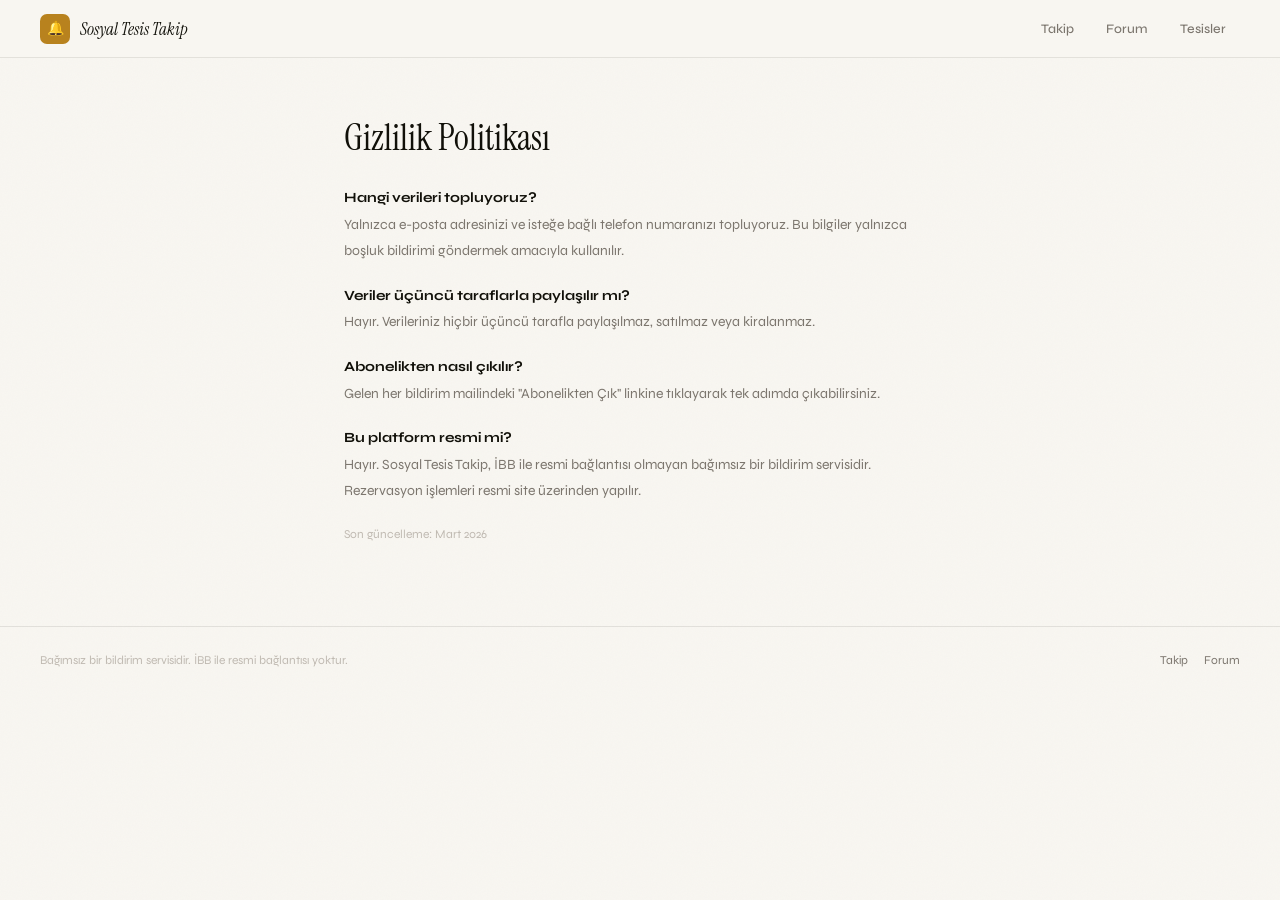
<file: public/gizlilik.html>
<!DOCTYPE html>
<html lang="tr">
<head>
<meta charset="UTF-8">
<meta name="viewport" content="width=device-width, initial-scale=1.0">
<title>Gizlilik Politikası — Sosyal Tesis Takip</title>
<link href="https://fonts.googleapis.com/css2?family=Instrument+Serif:ital@0;1&family=Syne:wght@400;500;600;700&display=swap" rel="stylesheet">
<link rel="stylesheet" href="style.css">
</head>
<body>
<nav>
  <a class="nav-logo" href="index.html">
    <div class="nav-logo-icon">🔔</div>
    <span class="nav-logo-text">Sosyal Tesis Takip</span>
  </a>
  <div class="nav-links">
    <a class="nav-link" href="index.html">Takip</a>
    <a class="nav-link" href="forum.html">Forum</a>
    <a class="nav-link" href="tesisler.html">Tesisler</a>
  </div>
</nav>
<div class="page-wrap" style="max-width:640px">
  <h1 style="font-family:'Instrument Serif',serif;font-size:36px;font-weight:400;margin-bottom:24px">Gizlilik Politikası</h1>
  <div style="font-size:14px;color:var(--muted);line-height:1.9;display:flex;flex-direction:column;gap:18px">
    <p><strong style="color:var(--ink)">Hangi verileri topluyoruz?</strong><br>Yalnızca e-posta adresinizi ve isteğe bağlı telefon numaranızı topluyoruz. Bu bilgiler yalnızca boşluk bildirimi göndermek amacıyla kullanılır.</p>
    <p><strong style="color:var(--ink)">Veriler üçüncü taraflarla paylaşılır mı?</strong><br>Hayır. Verileriniz hiçbir üçüncü tarafla paylaşılmaz, satılmaz veya kiralanmaz.</p>
    <p><strong style="color:var(--ink)">Abonelikten nasıl çıkılır?</strong><br>Gelen her bildirim mailindeki "Abonelikten Çık" linkine tıklayarak tek adımda çıkabilirsiniz.</p>
    <p><strong style="color:var(--ink)">Bu platform resmi mi?</strong><br>Hayır. Sosyal Tesis Takip, İBB ile resmi bağlantısı olmayan bağımsız bir bildirim servisidir. Rezervasyon işlemleri resmi site üzerinden yapılır.</p>
    <p style="color:var(--muted2);font-size:12px">Son güncelleme: Mart 2026</p>
  </div>
</div>
<footer>
  <div class="footer-note">Bağımsız bir bildirim servisidir. İBB ile resmi bağlantısı yoktur.</div>
  <div class="footer-links"><a href="index.html">Takip</a><a href="forum.html">Forum</a></div>
</footer>
</body>
</html>
</file>
<file: public/style.css>
*,*::before,*::after{box-sizing:border-box;margin:0;padding:0}
:root{
  --bg:#F8F6F1;
  --ink:#111009;
  --card:#FFFFFF;
  --gold:#B8821E;
  --gold-dim:rgba(184,130,30,0.09);
  --gold-border:rgba(184,130,30,0.22);
  --green:#1A7A4A;
  --green-dim:rgba(26,122,74,0.08);
  --green-border:rgba(26,122,74,0.22);
  --muted:#7C766E;
  --muted2:#C0BAB2;
  --border:rgba(17,16,9,0.09);
  --red:#B83232;
}
body{font-family:'Syne',sans-serif;background:var(--bg);color:var(--ink);min-height:100vh}
body::before{content:'';position:fixed;inset:0;background-image:url("data:image/svg+xml,%3Csvg xmlns='http://www.w3.org/2000/svg' width='200' height='200'%3E%3Cfilter id='n'%3E%3CfeTurbulence type='fractalNoise' baseFrequency='0.8' numOctaves='4' stitchTiles='stitch'/%3E%3C/filter%3E%3Crect width='200' height='200' filter='url(%23n)' opacity='0.022'/%3E%3C/svg%3E");pointer-events:none;z-index:0}

/* NAV */
nav{position:sticky;top:0;z-index:200;height:58px;background:rgba(248,246,241,0.92);backdrop-filter:blur(18px);border-bottom:1px solid var(--border);display:flex;align-items:center;justify-content:space-between;padding:0 40px}
.nav-logo{display:flex;align-items:center;gap:10px;text-decoration:none;color:var(--ink)}
.nav-logo-icon{width:30px;height:30px;background:var(--gold);border-radius:7px;display:flex;align-items:center;justify-content:center;font-size:14px;flex-shrink:0}
.nav-logo-text{font-family:'Instrument Serif',serif;font-size:17px;font-style:italic}
.nav-links{display:flex;align-items:center;gap:4px}
.nav-link{text-decoration:none;color:var(--muted);font-size:13px;font-weight:500;padding:7px 14px;border-radius:8px;transition:all .2s}
.nav-link:hover{background:var(--gold-dim);color:var(--gold)}
.nav-link.active{color:var(--gold);background:var(--gold-dim)}

/* HERO */
.hero{position:relative;z-index:1;max-width:680px;margin:0 auto;padding:72px 24px 48px;text-align:center}
.hero-badge{display:inline-flex;align-items:center;gap:7px;background:var(--green-dim);border:1px solid var(--green-border);border-radius:100px;padding:5px 16px;font-size:12px;font-weight:600;color:var(--green);margin-bottom:22px}
.badge-dot{width:7px;height:7px;background:var(--green);border-radius:50%;animation:blink 2s infinite}
@keyframes blink{0%,100%{opacity:1}50%{opacity:.4}}
.hero h1{font-family:'Instrument Serif',serif;font-size:clamp(36px,6vw,56px);font-weight:400;line-height:1.08;margin-bottom:18px}
.hero h1 em{font-style:italic;color:var(--gold)}
.hero p{font-size:15px;color:var(--muted);line-height:1.75;max-width:420px;margin:0 auto 32px}
.how-steps{display:flex;align-items:center;justify-content:center;flex-wrap:wrap;gap:6px;margin-bottom:40px}
.how-step{display:flex;align-items:center;gap:8px;font-size:13px;font-weight:500;color:var(--muted)}
.how-step-n{width:26px;height:26px;background:var(--gold-dim);border:1px solid var(--gold-border);border-radius:50%;display:flex;align-items:center;justify-content:center;font-size:12px;font-weight:700;color:var(--gold)}
.how-arrow{color:var(--muted2);font-size:14px}
.stats-row{display:flex;align-items:center;justify-content:center;gap:20px;flex-wrap:wrap}
.stat{text-align:center}
.stat-n{font-family:'Instrument Serif',serif;font-size:28px;font-style:italic;color:var(--gold)}
.stat-l{font-size:12px;color:var(--muted);margin-top:2px}
.stat-div{width:1px;height:30px;background:var(--border)}

/* FORM */
.form-wrap{position:relative;z-index:1;max-width:580px;margin:0 auto;padding:0 24px 80px}
.form-card{background:var(--card);border:1px solid var(--border);border-radius:20px;padding:32px;box-shadow:0 4px 28px rgba(17,16,9,.06)}
.field{margin-bottom:20px}
.field-header{display:flex;align-items:center;justify-content:space-between;margin-bottom:8px}
label{display:block;font-size:11px;font-weight:700;letter-spacing:1.5px;text-transform:uppercase;color:var(--muted);margin-bottom:8px}
.opt-label{font-weight:400;text-transform:none;letter-spacing:0;color:var(--muted2);font-size:12px}
input[type=email],input[type=tel],input[type=text]{width:100%;background:#FAFAF7;border:1.5px solid var(--border);border-radius:10px;padding:12px 16px;font-family:'Syne',sans-serif;font-size:14px;color:var(--ink);outline:none;transition:border-color .2s}
input:focus{border-color:var(--gold)}
input::placeholder{color:var(--muted2)}
.field-note{font-size:11px;color:var(--muted2);margin-top:5px}
.sel-badge{font-size:12px;font-weight:700;color:var(--gold)}

/* TESIS */
.tesis-search{width:100%;background:#FAFAF7;border:1.5px solid var(--border);border-radius:10px;padding:10px 16px;font-family:'Syne',sans-serif;font-size:13px;color:var(--ink);outline:none;transition:border-color .2s;margin-bottom:8px}
.tesis-search:focus{border-color:var(--gold)}
.tesis-list{display:flex;flex-direction:column;gap:6px;max-height:300px;overflow-y:auto;padding-right:2px}
.tesis-list::-webkit-scrollbar{width:4px}
.tesis-list::-webkit-scrollbar-thumb{background:var(--muted2);border-radius:4px}
.tesis-item{display:flex;align-items:center;gap:10px;background:#FAFAF7;border:1.5px solid var(--border);border-radius:9px;padding:10px 12px;cursor:pointer;transition:all .15s;user-select:none}
.tesis-item:hover{border-color:var(--gold-border);background:var(--gold-dim)}
.tesis-item.selected{border-color:var(--gold);background:var(--gold-dim)}
.tesis-item.disabled{opacity:.35;pointer-events:none}
.tesis-checkbox{width:18px;height:18px;border-radius:4px;border:2px solid var(--muted2);flex-shrink:0;display:flex;align-items:center;justify-content:center;font-size:10px;color:transparent;transition:all .15s}
.tesis-item.selected .tesis-checkbox{background:var(--gold);border-color:var(--gold);color:white}
.tesis-info{flex:1}
.tesis-name{font-size:13px;font-weight:600}
.tesis-loc{font-size:11px;color:var(--muted);margin-top:1px}
.tesis-link{font-size:11px;color:var(--gold);text-decoration:none;opacity:.7;flex-shrink:0}
.tesis-link:hover{opacity:1}

/* CHIPS */
.chip-row{display:flex;gap:7px;flex-wrap:wrap}
.chip{display:flex;align-items:center;gap:6px;background:#FAFAF7;border:1.5px solid var(--border);border-radius:8px;padding:8px 13px;cursor:pointer;font-size:13px;font-weight:500;transition:all .15s;user-select:none}
.chip:hover{border-color:var(--gold-border)}
.chip.on{border-color:var(--gold);background:var(--gold-dim);color:var(--gold)}
.chip.locked{cursor:default}

/* KVKK */
.kvkk-row{display:flex;align-items:flex-start;gap:10px;margin-bottom:20px;cursor:pointer;margin-top:4px}
.kvkk-box{width:18px;height:18px;border:2px solid var(--muted2);border-radius:4px;flex-shrink:0;margin-top:2px;display:flex;align-items:center;justify-content:center;font-size:10px;color:transparent;transition:all .15s}
.kvkk-row.checked .kvkk-box{background:var(--green);border-color:var(--green);color:white}
.kvkk-text{font-size:12px;color:var(--muted);line-height:1.6}
.kvkk-text a{color:var(--gold);text-decoration:none}

/* BUTTONS */
.btn-main{width:100%;background:var(--gold);color:white;border:none;border-radius:11px;padding:15px;font-family:'Syne',sans-serif;font-size:15px;font-weight:700;cursor:pointer;transition:all .2s}
.btn-main:hover{background:#A0711A;transform:translateY(-1px);box-shadow:0 6px 20px rgba(184,130,30,.28)}
.btn-main:disabled{opacity:.45;cursor:not-allowed;transform:none;box-shadow:none}
.btn-sub-note{text-align:center;font-size:11px;color:var(--muted2);margin-top:9px}
.btn-outline{display:inline-flex;align-items:center;gap:7px;background:var(--gold-dim);border:1.5px solid var(--gold-border);border-radius:10px;padding:11px 20px;font-family:'Syne',sans-serif;font-size:13px;font-weight:600;color:var(--gold);text-decoration:none;transition:all .2s;cursor:pointer}
.btn-outline:hover{background:var(--gold);color:white}
.btn-reset{background:none;border:none;color:var(--muted2);font-family:'Syne',sans-serif;font-size:12px;cursor:pointer;margin-top:14px;text-decoration:underline}

/* ERR */
.err{font-size:12px;color:var(--red);margin-top:5px;display:none}
.err.show{display:block}

/* SUCCESS */
.success-card{background:var(--card);border:1px solid var(--green-border);border-radius:20px;padding:44px 32px;text-align:center;box-shadow:0 4px 28px rgba(17,16,9,.06);display:none}
.success-icon{width:68px;height:68px;background:var(--green-dim);border:2px solid var(--green-border);border-radius:50%;display:flex;align-items:center;justify-content:center;font-size:26px;margin:0 auto 22px;animation:popIn .5s cubic-bezier(.175,.885,.32,1.4)}
@keyframes popIn{from{transform:scale(0);opacity:0}to{transform:scale(1);opacity:1}}
.success-card h2{font-family:'Instrument Serif',serif;font-size:28px;font-weight:400;margin-bottom:10px}
.success-card p{font-size:14px;color:var(--muted);line-height:1.7;max-width:320px;margin:0 auto 22px}
.detail-box{background:#FAFAF7;border:1px solid var(--border);border-radius:12px;padding:14px 18px;text-align:left;margin-bottom:20px}
.detail-row{display:flex;justify-content:space-between;align-items:center;padding:6px 0;font-size:13px;border-bottom:1px solid var(--border)}
.detail-row:last-child{border-bottom:none}
.detail-row span:first-child{color:var(--muted)}
.detail-row span:last-child{font-weight:600;text-align:right;max-width:220px}

/* POPUP */
#popup{position:fixed;bottom:24px;right:24px;z-index:999;width:330px;background:white;border:1.5px solid var(--green-border);border-radius:16px;padding:16px 18px;box-shadow:0 12px 44px rgba(17,16,9,.13);display:none;animation:slideUp .4s cubic-bezier(.175,.885,.32,1.2)}
#popup.show{display:block}
@keyframes slideUp{from{transform:translateY(14px) scale(.96);opacity:0}to{transform:translateY(0) scale(1);opacity:1}}
.popup-row{display:flex;align-items:flex-start;gap:11px;margin-bottom:10px}
.popup-icon{width:38px;height:38px;background:var(--green-dim);border-radius:9px;display:flex;align-items:center;justify-content:center;font-size:18px;flex-shrink:0}
.popup-texts{flex:1}
.popup-title{font-size:13px;font-weight:700;color:var(--green);margin-bottom:3px}
.popup-body{font-size:12px;color:var(--ink);line-height:1.5}
.popup-close{background:none;border:none;color:var(--muted2);font-size:15px;cursor:pointer;padding:0;flex-shrink:0}
.popup-time{font-size:11px;color:var(--muted2);margin-bottom:10px}
.popup-btns{display:flex;gap:7px}
.popup-btn-main{flex:1;font-family:'Syne',sans-serif;font-size:12px;font-weight:600;border:none;border-radius:7px;padding:8px;cursor:pointer;background:var(--green);color:white;transition:all .2s}
.popup-btn-main:hover{background:#166040}
.popup-btn-sec{flex:0 0 auto;font-family:'Syne',sans-serif;font-size:12px;font-weight:500;border:1px solid var(--border);border-radius:7px;padding:8px 14px;cursor:pointer;background:#F5F3EE;color:var(--muted)}

/* PAGE LAYOUT */
.page-wrap{position:relative;z-index:1;max-width:840px;margin:0 auto;padding:56px 24px 80px}
.page-header{margin-bottom:40px}

/* FORUM */
.post-card{background:var(--card);border:1px solid var(--border);border-radius:14px;padding:20px;margin-bottom:12px;transition:box-shadow .2s}
.post-card:hover{box-shadow:0 4px 20px rgba(17,16,9,.06)}
.post-top{display:flex;align-items:center;gap:10px;margin-bottom:12px}
.post-avatar{width:34px;height:34px;background:var(--gold-dim);border:1.5px solid var(--gold-border);border-radius:50%;display:flex;align-items:center;justify-content:center;font-size:14px;font-weight:700;color:var(--gold);flex-shrink:0}
.post-meta{flex:1}
.post-name{font-size:13px;font-weight:600;margin-right:8px}
.post-time{font-size:11px;color:var(--muted2)}
.topic-tag{font-size:11px;background:var(--gold-dim);border:1px solid var(--gold-border);color:var(--gold);border-radius:6px;padding:3px 8px;font-weight:600;white-space:nowrap}
.post-msg{font-size:14px;line-height:1.7;color:var(--ink);margin-bottom:14px}
.post-actions{display:flex;gap:8px}
.post-like,.post-reply-btn{font-family:'Syne',sans-serif;font-size:12px;font-weight:500;background:#FAFAF7;border:1px solid var(--border);border-radius:7px;padding:6px 12px;cursor:pointer;color:var(--muted);transition:all .15s}
.post-like:hover{border-color:var(--gold-border);color:var(--gold)}
.post-reply-btn:hover{border-color:var(--gold-border);color:var(--gold)}
.replies{margin-top:12px;padding-top:12px;border-top:1px solid var(--border);display:flex;flex-direction:column;gap:8px}
.reply{background:#FAFAF7;border-radius:8px;padding:8px 12px;font-size:13px}
.reply-name{font-weight:600;color:var(--gold);margin-right:6px}
.reply-msg{color:var(--ink)}
.reply-box{display:flex;gap:8px;margin-top:12px}

/* TESİSLER GRID */
.tesis-grid-page{display:grid;grid-template-columns:repeat(auto-fill,minmax(220px,1fr));gap:14px}
.tesis-page-card{background:var(--card);border:1px solid var(--border);border-radius:14px;padding:20px;transition:all .2s}
.tesis-page-card:hover{box-shadow:0 4px 20px rgba(17,16,9,.07);transform:translateY(-2px)}
.tpc-emoji{font-size:28px;margin-bottom:10px}
.tpc-name{font-size:14px;font-weight:600;margin-bottom:4px;line-height:1.3}
.tpc-loc{font-size:12px;color:var(--muted);margin-bottom:14px}
.tpc-btns{display:flex;gap:7px;flex-wrap:wrap}
.tpc-btn-res{font-family:'Syne',sans-serif;font-size:11px;font-weight:600;background:var(--gold-dim);border:1px solid var(--gold-border);color:var(--gold);border-radius:7px;padding:6px 12px;text-decoration:none;transition:all .15s}
.tpc-btn-res:hover{background:var(--gold);color:white}
.tpc-btn-tak{font-family:'Syne',sans-serif;font-size:11px;font-weight:600;background:#FAFAF7;border:1px solid var(--border);color:var(--muted);border-radius:7px;padding:6px 12px;text-decoration:none;transition:all .15s}
.tpc-btn-tak:hover{border-color:var(--gold-border);color:var(--gold)}

/* FOOTER */
footer{position:relative;z-index:1;border-top:1px solid var(--border);padding:24px 40px;display:flex;align-items:center;justify-content:space-between;flex-wrap:wrap;gap:10px}
.footer-note{font-size:12px;color:var(--muted2);line-height:1.6;max-width:480px}
.footer-note a{color:var(--gold);text-decoration:none}
.footer-links{display:flex;gap:16px}
.footer-links a{font-size:12px;color:var(--muted);text-decoration:none;transition:color .2s}
.footer-links a:hover{color:var(--gold)}

@media(max-width:600px){
  nav{padding:0 16px}
  .nav-link{padding:6px 9px;font-size:12px}
  .hero{padding:44px 16px 36px}
  .form-wrap{padding:0 16px 60px}
  .form-card{padding:22px}
  #popup{left:12px;right:12px;bottom:12px;width:auto}
  footer{padding:18px 16px;flex-direction:column}
  .page-wrap{padding:36px 16px 60px}
}

/* SON AÇILANLAR */
.sa-wrap{display:none;max-width:580px;margin:0 auto;padding:0 24px 8px}
.sa-card{background:var(--sa-bg, #F0FDF4);border:1.5px solid var(--sa-border, #BBF7D0);border-radius:var(--sa-radius, 14px);padding:16px 20px}
.sa-header-row{display:flex;align-items:center;gap:8px;margin-bottom:12px}
.sa-dot{width:8px;height:8px;background:var(--sa-dot-color, #22C55E);border-radius:50%;display:inline-block;animation:blink 1.5s infinite;flex-shrink:0}
.sa-title{font-size:11px;font-weight:700;letter-spacing:2px;text-transform:uppercase;color:var(--sa-title-color, #15803D)}
.sa-time{margin-left:auto;font-size:11px;color:var(--sa-time-color, #86EFAC)}
.sa-list{display:flex;flex-direction:column;gap:0}
.sa-item{display:flex;align-items:center;justify-content:space-between;padding:9px 0;border-bottom:1px solid var(--sa-divider, #BBF7D0)}
.sa-item:last-child{border-bottom:none}
.sa-item-name{font-size:13px;font-weight:600;color:var(--sa-item-name-color, #14532D)}
.sa-item-date{font-size:11px;color:var(--sa-item-date-color, #16A34A);margin-top:2px}
.sa-item-ago{font-size:11px;color:var(--sa-time-color, #86EFAC)}
.sa-item-btn{font-size:11px;font-weight:700;background:var(--sa-btn-bg, #22C55E);color:var(--sa-btn-color, white);border-radius:6px;padding:5px 10px;text-decoration:none;white-space:nowrap;transition:opacity .2s}
.sa-item-btn:hover{opacity:.85}

/* EDİTÖR CSS DEĞİŞKENLERİ — admin panelinden yazılır */
</file>
